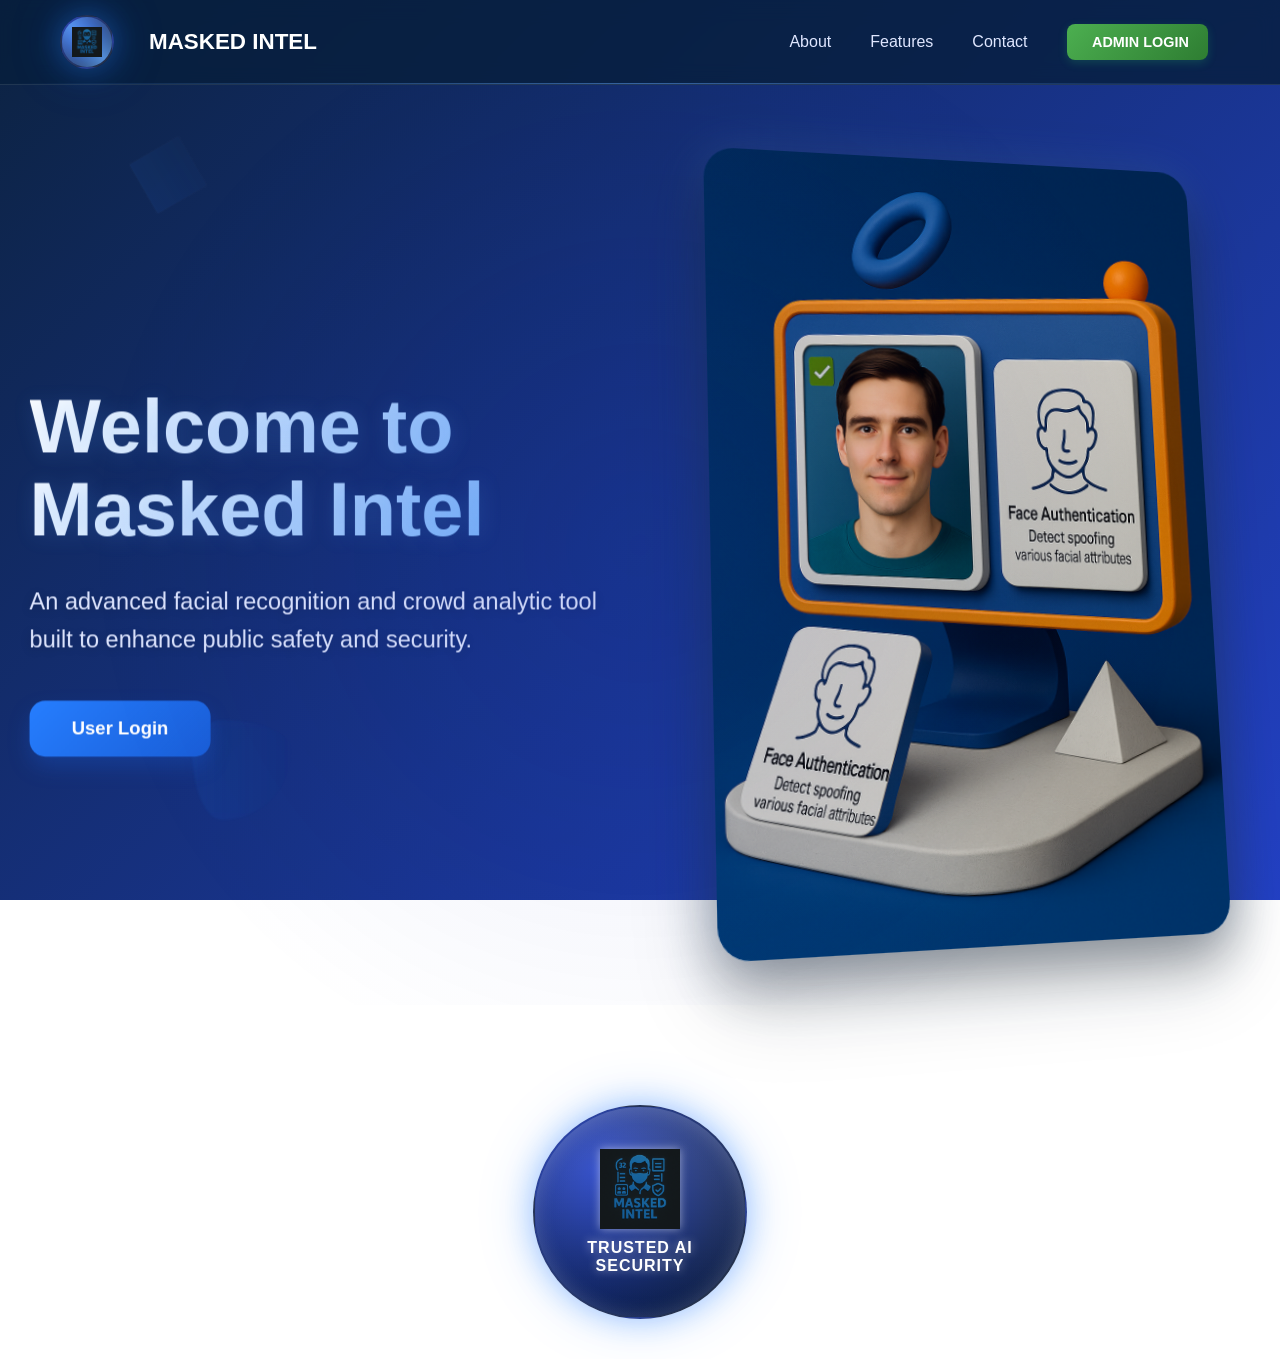
<file: index.html>
<!DOCTYPE html>
<html lang="en">
  <head>
    <meta charset="UTF-8" />
    <meta name="viewport" content="width=device-width, initial-scale=1.0" />
    <title>Masked Intel - Welcome</title>
    <link rel="stylesheet" href="styles.css" />
    <script src="script.js" defer></script>
    <!-- Add this line -->
  </head>
  <body>
    <div class="geometric-shapes">
      <div class="shape"></div>
      <div class="shape"></div>
      <div class="shape"></div>
      <div class="shape"></div>
      <div class="shape"></div>
    </div>

    <header class="navbar">
      <div class="logo">
        <div class="logo-wrapper">
          <img src="logo.png" alt="Masked Intel Logo Icon" class="logo-icon" />
        </div>
        <span>MASKED INTEL</span>
      </div>

      <nav>
        <a href="about.html">About</a>
        <a href="features.html">Features</a>
        <a href="contact.html">Contact</a>
        <a href="admin.html" class="admin-btn">
          <i class="fas fa-user-shield"></i>
          Admin Login
        </a>
      </nav>
    </header>

    <main class="hero">
      <div class="hero-text">
        <h1>Welcome to<br /><span>Masked Intel</span></h1>
        <p>
          An advanced facial recognition and crowd analytic tool built to
          enhance public safety and security.
        </p>
        <button class="login-btn" onclick="redirectToLogin()">
          User Login
        </button>
      </div>

      <div class="hero-image">
        <img src="3d-face-auth.png" alt="3D face UI" />
      </div>
    </main>

    <script>
      function redirectToLogin() {
        window.location.href = "login.html";
      }
    </script>
    <section class="brand-feature">
      <div class="brand-logo">
        <img src="logo.png" alt="Masked Intel Badge Logo" />
        <p>Trusted AI Security</p>
      </div>
    </section>
  </body>
</html>
</file>
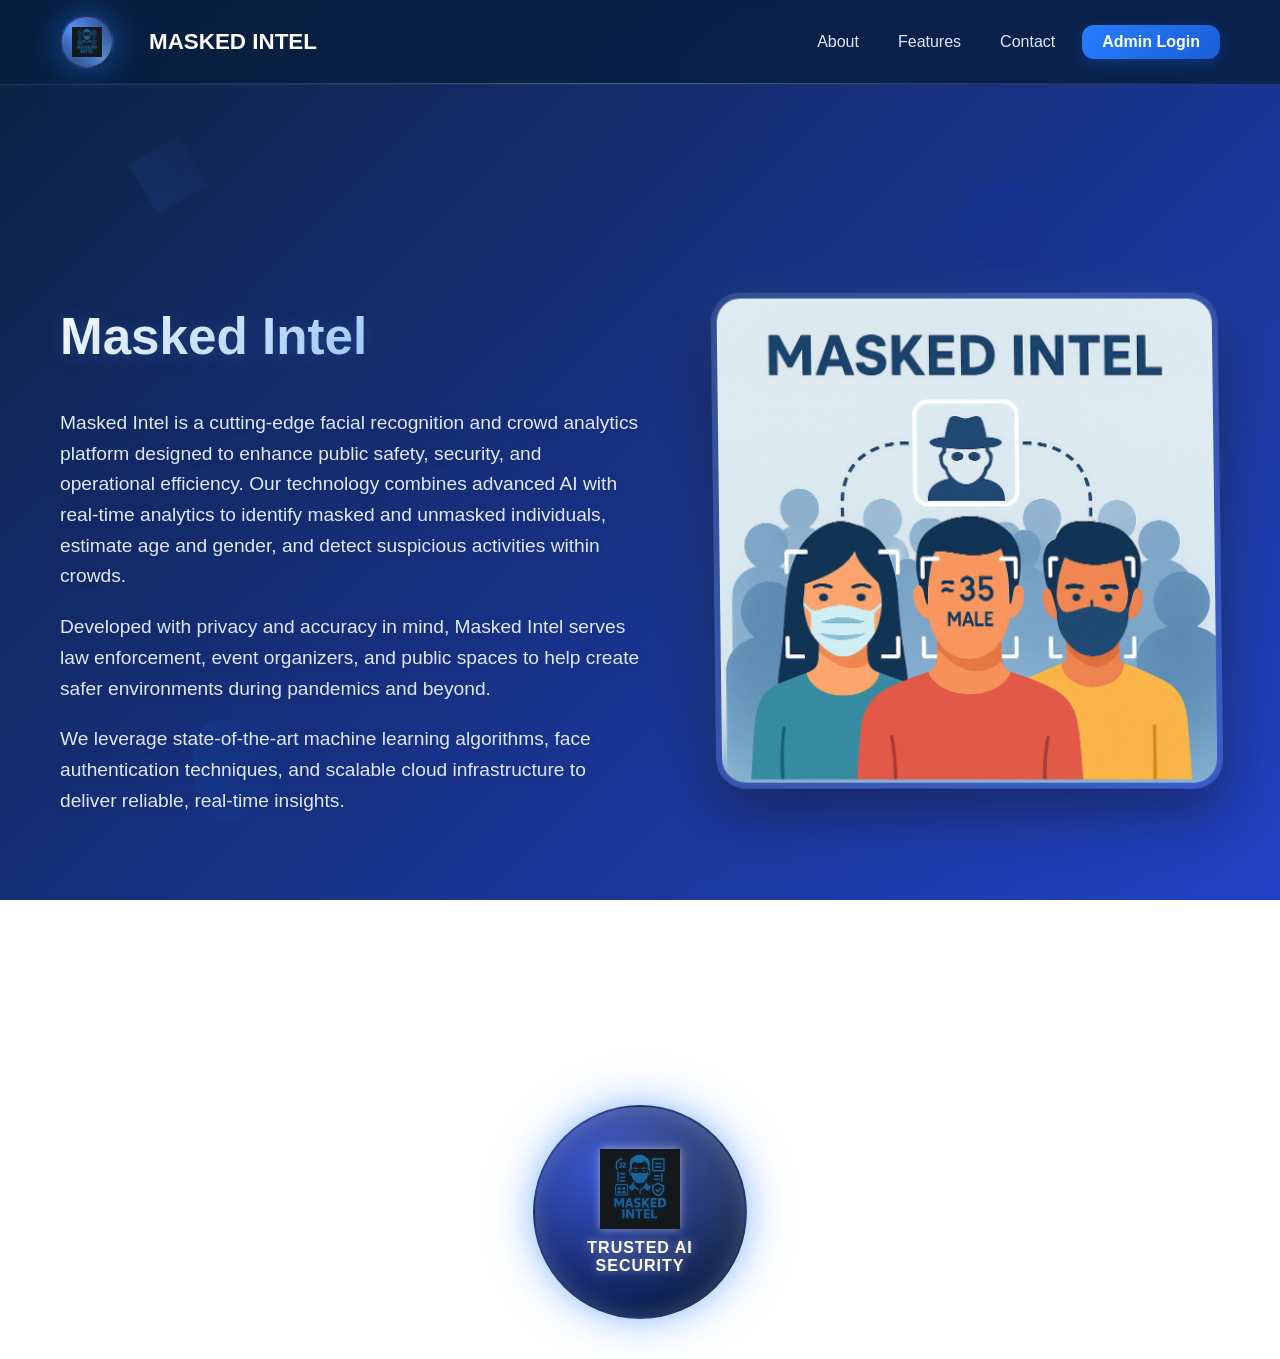
<file: about.html>
<!DOCTYPE html>
<html lang="en">
<head>
  <meta charset="UTF-8" />
  <meta name="viewport" content="width=device-width, initial-scale=1.0"/>
  <title>Masked Intel - Welcome</title>
  <link rel="stylesheet" href="styles.css" />
  <script src="script.js" defer></script> <!-- Add this line -->
</head>
<body>
  <div class="geometric-shapes">
    <div class="shape"></div>
    <div class="shape"></div>
    <div class="shape"></div>
    <div class="shape"></div>
    <div class="shape"></div>
  </div>

  <header class="navbar">
   <div class="logo">
  <div class="logo-wrapper">
    <img src="logo.png" alt="Masked Intel Logo Icon" class="logo-icon" />
  </div>
  <span>MASKED INTEL</span>
</div>


   <nav>
      <a href="about.html">About</a>
      <a href="features.html">Features</a>
      <a href="contact.html">Contact</a>
      <button class="nav-btn" onclick="redirectToLogin()">Admin Login</button>
    </nav>
  </header>
  

  <main class="about-main">
    <section class="about-section">
      <h1> Masked Intel</h1>
      <p>
        Masked Intel is a cutting-edge facial recognition and crowd analytics platform designed to enhance public safety,
        security, and operational efficiency. Our technology combines advanced AI with real-time analytics to identify masked and unmasked individuals,
        estimate age and gender, and detect suspicious activities within crowds.
      </p>
      <p>
        Developed with privacy and accuracy in mind, Masked Intel serves law enforcement, event organizers, and public spaces
        to help create safer environments during pandemics and beyond.
      </p>
      <p>
        We leverage state-of-the-art machine learning algorithms, face authentication techniques, and scalable cloud infrastructure
        to deliver reliable, real-time insights.
      </p>
    </section>

    <section class="about-image-section">
      <img src="about-image.png" alt="About Masked Intel" />
    </section>
  </main>

  <script>
    function redirectToLogin() {
      window.location.href = "login.html";
    }
  </script>




 
  <section class="brand-feature">
  <div class="brand-logo">
    <img src="logo.png" alt="Masked Intel Badge Logo" />
    <p>Trusted AI Security</p>
  </div>
</section>

  


  

</body>
</html>
</file>
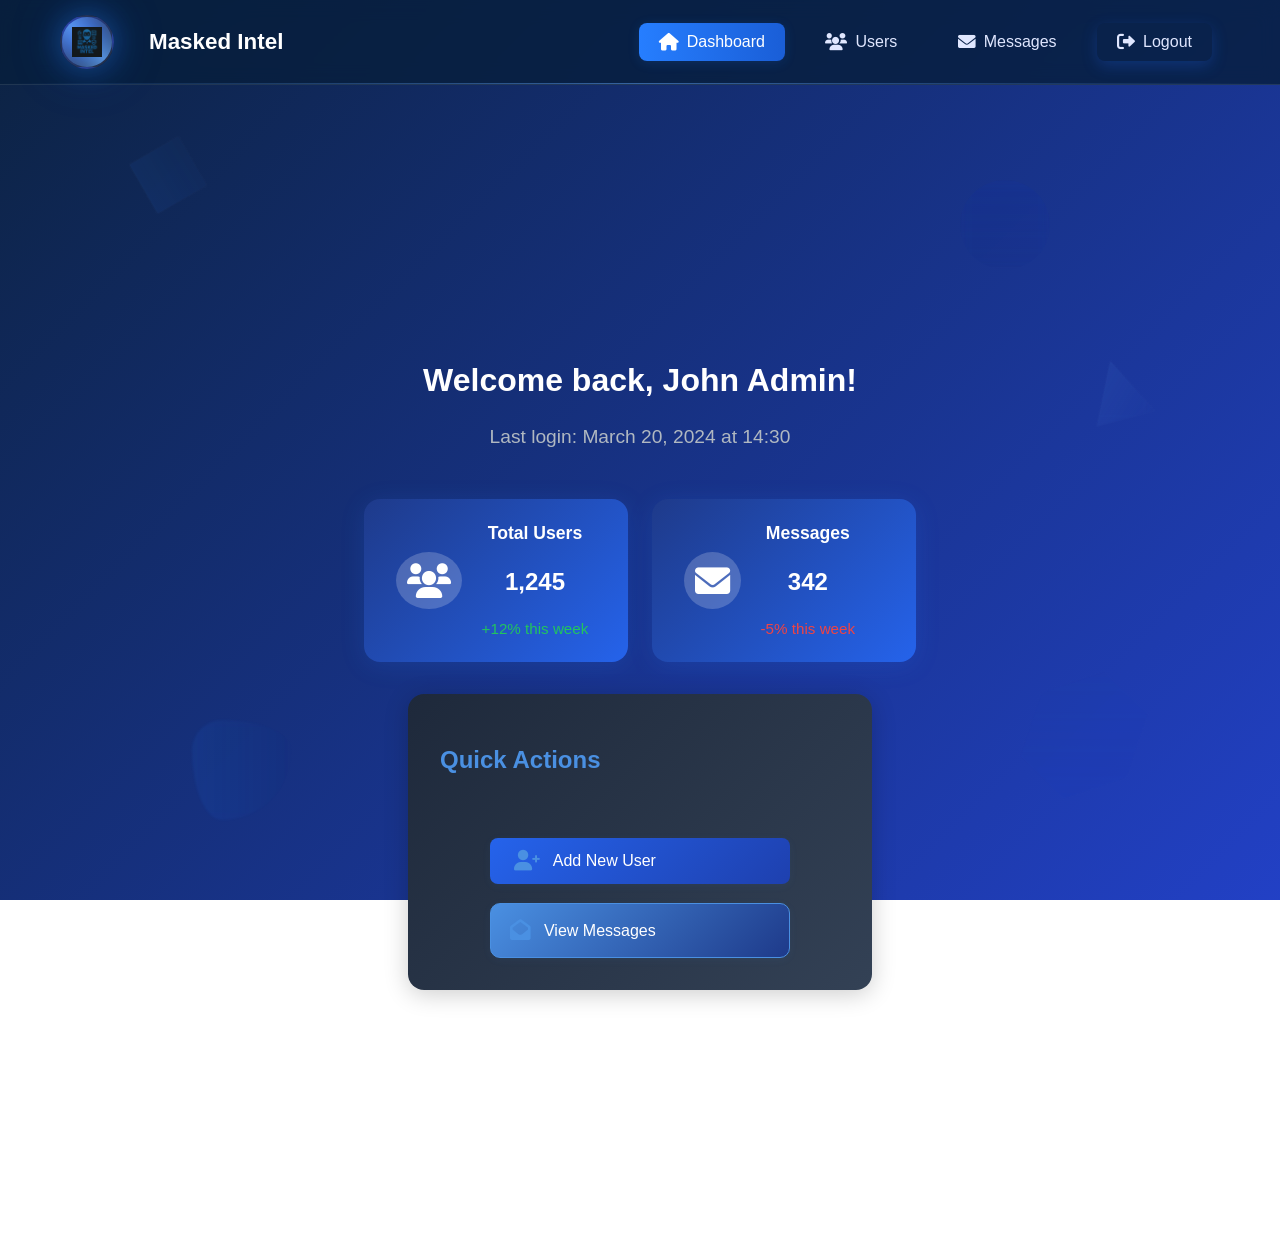
<file: admin.html>
<!DOCTYPE html>
<html lang="en">
<head>
    <meta charset="UTF-8">
    <meta name="viewport" content="width=device-width, initial-scale=1.0">
    <title>Admin Dashboard - Masked Intel</title>
    <link rel="stylesheet" href="styles.css">
    <script src="script.js" defer></script> <!-- Add this line -->
    <link rel="stylesheet" href="https://cdnjs.cloudflare.com/ajax/libs/font-awesome/6.0.0/css/all.min.css">
</head>
<body>
    <!-- Geometric Background Shapes -->
    <div class="geometric-shapes">
        <div class="shape"></div>
        <div class="shape"></div>
        <div class="shape"></div>
        <div class="shape"></div>
        <div class="shape"></div>
    </div>

    <!-- Admin Navigation -->
    <nav class="navbar">
        <div class="logo">
            <div class="logo-wrapper">
                <img src="logo.png" alt="Masked Intel Logo" class="logo-icon">
            </div>
            <span>Masked Intel</span>
        </div>
        <div class="admin-nav">
            <a href="#" class="nav-link active" onclick="showSection('dashboard')">
                <i class="fas fa-home"></i> Dashboard
            </a>
            <a href="#" class="nav-link" onclick="showSection('users')">
                <i class="fas fa-users"></i> Users
            </a>
            <a href="#" class="nav-link" onclick="showSection('messages')">
                <i class="fas fa-envelope"></i> Messages
            </a>
            <a href="index.html" class="nav-btn logout-btn">
                <i class="fas fa-sign-out-alt"></i> Logout
            </a>
        </div>
    </nav>

    <div class="admin-container">
        <!-- Dashboard Section -->
        <section id="dashboard" class="admin-section dashboard active">
            <div class="dashboard-horizontal">
                <!-- Welcome Header -->
                <div class="welcome-header">
                    <h1>Welcome back, <span class="admin-name">John Admin</span>!</h1>
                    <p class="last-login">Last login: March 20, 2024 at 14:30</p>
                </div>

                <!-- Stats Section -->
                <div class="dashboard-stats">
                    <div class="stat-card">
                        <i class="fas fa-users"></i>
                        <div class="stat-info">
                            <h3>Total Users</h3>
                            <p class="stat-number">1,245</p>
                            <span class="stat-trend positive">+12% this week</span>
                        </div>
                    </div>
                    <div class="stat-card">
                        <i class="fas fa-envelope"></i>
                        <div class="stat-info">
                            <h3>Messages</h3>
                            <p class="stat-number">342</p>
                            <span class="stat-trend negative">-5% this week</span>
                        </div>
                    </div>
                </div>

                <!-- Quick Actions Section -->
                <div class="quick-actions">
                    <h2>Quick Actions</h2>
                    <div class="action-buttons">
                        <button class="quick-action-btn add-user-btn" onclick="openAddUserModal()">
                            <i class="fas fa-user-plus"></i>
                            <span>Add New User</span>
                        </button>
                        <button class="quick-action-btn view-messages-btn" onclick="showSection('messages')">
                            <i class="fas fa-envelope-open"></i>
                            <span>View Messages</span>
                        </button>
                    </div>
                </div>
            </div>
        </section>

        <!-- Users Section -->
        <section id="users" class="admin-section user-management">
            <div class="users-header">
                <h2>Manage Users</h2>
                <button class="add-user-btn" onclick="openAddUserModal()">Add New User</button>
            </div>

            <!-- Search Bar -->
            <div class="search-bar">
                <input type="text" id="userSearch" placeholder="Search users..." oninput="filterUsers()">
            </div>

            <!-- Users Table -->
            <div class="users-table-container">
                <table class="users-table">
                    <thead>
                        <tr>
                            <th>ID</th>
                            <th>Name</th>
                            <th>Email</th>
                            <th>Role</th>
                            <th>Status</th>
                            <th>Actions</th>
                        </tr>
                    </thead>
                    <tbody id="usersTableBody">
                        <!-- User rows will be dynamically populated -->
                    </tbody>
                </table>
            </div>

            <!-- Add User Modal -->
            <div class="modal" id="addUserModal">
                <div class="modal-content">
                    <div class="modal-header">
                        <h3>Add/Edit User</h3>
                        <button class="close-modal" onclick="closeModal('addUserModal')">&times;</button>
                    </div>
                    <div class="modal-body">
                        <form id="addUserForm" onsubmit="addUser(event)">
                            <div class="form-group">
                                <label for="userName">Name</label>
                                <input type="text" id="userName" name="name" required>
                            </div>
                            <div class="form-group">
                                <label for="userEmail">Email</label>
                                <input type="email" id="userEmail" name="email" required>
                            </div>
                            <div class="form-group">
                                <label for="userRole">Role</label>
                                <select id="userRole" name="role" required>
                                    <option value="Admin">Admin</option>
                                    <option value="User">User</option>
                                </select>
                            </div>
                            <div class="form-actions">
                                <button type="submit" class="save-btn">Save</button>
                                <button type="button" class="cancel-btn" onclick="closeModal('addUserModal')">Cancel</button>
                            </div>
                        </form>
                    </div>
                </div>
            </div>
        </section>

        <!-- Messages Section -->
        <section id="messages" class="admin-section messages-section">
          <div class="messages-header">
            <h2>Messages</h2>
          </div>

          <!-- Messages Table -->
          <div class="messages-table-container">
            <table class="messages-table">
              <thead>
                <tr>
                  <th>ID</th>
                  <th>Name</th>
                  <th>Email</th>
                  <th>Phone</th>
                  <th>Inquiry Type</th>
                  <th>Message</th>
                  <th>Actions</th>
                </tr>
              </thead>
              <tbody id="messagesTableBody">
                <!-- Messages will be dynamically populated -->
              </tbody>
            </table>
          </div>
        </section>
    </div>

    <!-- Enhanced Edit User Modal -->
    <div class="modal" id="editUserModal" role="dialog" aria-labelledby="editUserModalTitle" aria-modal="true">
        <div class="modal-content">
            <div class="modal-header">
                <h3 id="editUserModalTitle"><i class="fas fa-user-edit" aria-hidden="true"></i> Edit User</h3>
                <button class="close-modal" onclick="closeModal('editUserModal')" aria-label="Close modal">
                    <i class="fas fa-times" aria-hidden="true"></i>
                </button>
            </div>
            <div class="modal-body">
                <form class="edit-user-form" onsubmit="return saveUserChanges(event)" novalidate>
                    <div class="form-grid" role="group">
                        <div class="form-section" role="group" aria-labelledby="basicInfoTitle">
                            <div id="basicInfoTitle" class="form-section-title">Basic Information</div>
                            <div class="field-group">
                                <div class="form-group">
                                    <label for="editUserName" class="required-field">
                                        <i class="fas fa-user" aria-hidden="true"></i>
                                        Full Name
                                        <span class="sr-only">(required)</span>
                                    </label>
                                    <input 
                                        type="text" 
                                        id="editUserName" 
                                        name="name" 
                                        required 
                                        aria-required="true"
                                        aria-describedby="nameError"
                                        placeholder="Enter full name"
                                    >
                                    <div id="nameError" class="validation-message" role="alert"></div>
                                </div>
                                <div class="form-group">
                                    <label for="editUserEmail" class="required-field">
                                        <i class="fas fa-envelope" aria-hidden="true"></i>
                                        Email
                                        <span class="sr-only">(required)</span>
                                    </label>
                                    <input 
                                        type="email" 
                                        id="editUserEmail" 
                                        name="email" 
                                        required 
                                        aria-required="true"
                                        aria-describedby="emailError"
                                        placeholder="Enter email address"
                                    >
                                    <div id="emailError" class="validation-message" role="alert"></div>
                                </div>
                            </div>
                        </div>

                        <div class="form-section" role="group" aria-labelledby="roleStatusTitle">
                            <div id="roleStatusTitle" class="form-section-title">Role & Status</div>
                            <div class="field-group">
                                <div class="form-group">
                                    <label for="editUserRole" class="required-field">
                                        <i class="fas fa-user-tag" aria-hidden="true"></i>
                                        Role
                                        <span class="sr-only">(required)</span>
                                    </label>
                                    <select 
                                        id="editUserRole" 
                                        name="role" 
                                        required 
                                        aria-required="true"
                                        aria-describedby="roleError"
                                    >
                                        <option value="">Select Role</option>
                                        <option value="user">Standard User</option>
                                        <option value="admin">Administrator</option>
                                        <option value="moderator">Moderator</option>
                                        <option value="analyst">Analyst</option>
                                    </select>
                                    <div id="roleError" class="validation-message" role="alert"></div>
                                </div>
                                <div class="form-group">
                                    <label for="editUserStatus" class="required-field">
                                        <i class="fas fa-toggle-on" aria-hidden="true"></i>
                                        Status
                                        <span class="sr-only">(required)</span>
                                    </label>
                                    <select 
                                        id="editUserStatus" 
                                        name="status" 
                                        required 
                                        aria-required="true"
                                        aria-describedby="statusError"
                                    >
                                        <option value="">Select Status</option>
                                        <option value="active">Active</option>
                                        <option value="inactive">Inactive</option>
                                        <option value="pending">Pending Activation</option>
                                    </select>
                                    <div id="statusError" class="validation-message" role="alert"></div>
                                </div>
                            </div>
                        </div>

                        <div class="form-section" role="group" aria-labelledby="contactTitle">
                            <div id="contactTitle" class="form-section-title">Contact Details</div>
                            <div class="field-group">
                                <div class="form-group">
                                    <label for="editUserDepartment" class="required-field">
                                        <i class="fas fa-building" aria-hidden="true"></i>
                                        Department
                                        <span class="sr-only">(required)</span>
                                    </label>
                                    <select 
                                        id="editUserDepartment" 
                                        name="department" 
                                        required 
                                        aria-required="true"
                                        aria-describedby="departmentError"
                                    >
                                        <option value="">Select Department</option>
                                        <option value="IT">IT Department</option>
                                        <option value="HR">Human Resources</option>
                                        <option value="Marketing">Marketing</option>
                                        <option value="Sales">Sales</option>
                                        <option value="Finance">Finance</option>
                                        <option value="Operations">Operations</option>
                                        <option value="Support">Support</option>
                                    </select>
                                    <div id="departmentError" class="validation-message" role="alert"></div>
                                </div>
                                <div class="form-group">
                                    <label for="editUserPhone" class="required-field">
                                        <i class="fas fa-phone" aria-hidden="true"></i>
                                        Phone Number
                                        <span class="sr-only">(required)</span>
                                    </label>
                                    <input 
                                        type="tel" 
                                        id="editUserPhone" 
                                        name="phone" 
                                        required 
                                        aria-required="true"
                                        aria-describedby="phoneError"
                                        placeholder="Enter phone number"
                                    >
                                    <div id="phoneError" class="validation-message" role="alert"></div>
                                </div>
                            </div>
                        </div>

                        <div class="form-section" role="group" aria-labelledby="additionalTitle">
                            <div id="additionalTitle" class="form-section-title">Additional Information</div>
                            <div class="form-group full-width">
                                <label for="editUserNotes">
                                    <i class="fas fa-sticky-note" aria-hidden="true"></i>
                                    Notes
                                </label>
                                <textarea 
                                    id="editUserNotes" 
                                    name="notes" 
                                    rows="3"
                                    aria-describedby="notesHint"
                                    placeholder="Enter any additional notes"
                                ></textarea>
                                <div id="notesHint" class="hint-text">Optional: Add any relevant notes about the user</div>
                            </div>
                        </div>

                        <div class="form-actions">
                            <button 
                                type="button" 
                                class="cancel-btn" 
                                onclick="closeModal('editUserModal')"
                                aria-label="Cancel editing user"
                            >
                                <i class="fas fa-times" aria-hidden="true"></i>
                                Cancel
                            </button>
                            <button 
                                type="submit" 
                                class="save-btn"
                                aria-label="Save user changes"
                            >
                                <i class="fas fa-save" aria-hidden="true"></i>
                                Save Changes
                            </button>
                        </div>
                    </div>
                </form>
            </div>
        </div>
    </div>

    <!-- Change Password Modal -->
    <div class="modal" id="changePasswordModal">
        <div class="modal-content">
            <h3>Change Password</h3>
            <form id="changePasswordForm" onsubmit="return changePassword(event)">
                <div class="form-group">
                    <label>Current Password</label>
                    <input type="password" name="currentPassword" required>
                </div>
                <div class="form-group">
                    <label>New Password</label>
                    <input type="password" name="newPassword" required>
                </div>
                <div class="form-group">
                    <label>Confirm New Password</label>
                    <input type="password" name="confirmPassword" required>
                </div>
                <div class="form-actions">
                    <button type="submit" class="save-btn">Change Password</button>
                    <button type="button" class="cancel-btn" onclick="closeModal('changePasswordModal')">Cancel</button>
                </div>
            </form>
        </div>
    </div>

    <!-- Add Custom Alert Box -->
    <div id="customAlert" class="custom-alert" style="display: none;">
        <div class="alert-content">
            <i class="fas fa-sync-alt fa-spin"></i>
            <p>Refreshing data...</p>
        </div>
    </div>

    <!-- Add JavaScript for functionality -->
    <script src="script.js"></script>

    <style>
        /* Add styles for bulk actions */
        .bulk-actions {
            padding: 1rem;
            background: rgba(255, 255, 255, 0.05);
            border-radius: 10px;
            margin-top: 1rem;
        }

        .delete-selected-btn {
            background: #dc3545;
            color: white;
            border: none;
            padding: 0.5rem 1rem;
            border-radius: 5px;
            cursor: pointer;
            display: flex;
            align-items: center;
            gap: 0.5rem;
            transition: all 0.3s ease;
        }

        .delete-selected-btn:hover {
            background: #c82333;
        }

        .user-select {
            width: 18px;
            height: 18px;
            cursor: pointer;
        }

        /* Center all content in table cells */
        .users-table td,
        .users-table th {
            text-align: center !important;
            vertical-align: middle !important;
        }

        /* Center the user cell content */
        .user-cell {
            display: flex;
            align-items: center;
            justify-content: center;
            gap: 1rem;
            text-align: center;
        }

        .user-cell-info {
            text-align: center;
        }

        .user-name,
        .user-email {
            display: block;
            text-align: center;
        }

        /* Center the table actions */
        .table-actions {
            display: flex;
            justify-content: center;
            gap: 0.5rem;
        }

        /* Center role and status badges */
        .role-badge,
        .status-badge {
            display: inline-flex;
            align-items: center;
            justify-content: center;
            gap: 0.5rem;
        }

        /* Custom Alert Styles */
        .custom-alert {
            position: fixed;
            top: 20px;
            right: 20px;
            background: rgba(0, 0, 0, 0.9);
            border-left: 4px solid #4a90e2;
            border-radius: 8px;
            padding: 1rem 1.5rem;
            color: white;
            box-shadow: 0 4px 12px rgba(0, 0, 0, 0.15);
            z-index: 1000;
            animation: slideIn 0.3s ease-out;
        }

        .alert-content {
            display: flex;
            align-items: center;
            gap: 1rem;
        }

        .alert-content i {
            font-size: 1.2rem;
            color: #4a90e2;
        }

        .alert-content p {
            margin: 0;
            font-size: 0.95rem;
        }

        @keyframes slideIn {
            from {
                transform: translateX(100%);
                opacity: 0;
            }
            to {
                transform: translateX(0);
                opacity: 1;
            }
        }

        @keyframes slideOut {
            from {
                transform: translateX(0);
                opacity: 1;
            }
            to {
                transform: translateX(100%);
                opacity: 0;
            }
        }

        .custom-alert.hide {
            animation: slideOut 0.3s ease-in forwards;
        }

        /* Add User Modal Styles */
        .modal {
            display: none;
            position: fixed;
            top: 0;
            left: 0;
            width: 100%;
            height: 100%;
            background: rgba(0, 0, 0, 0.5);
            z-index: 1000;
        }

        .modal-content {
            position: relative;
            background: #1a1a1a;
            margin: 2rem auto;
            padding: 2rem;
            width: 90%;
            max-width: 600px;
            border-radius: 15px;
            box-shadow: 0 4px 20px rgba(0, 0, 0, 0.2);
        }

        .modal-header {
            display: flex;
            justify-content: space-between;
            align-items: center;
            margin-bottom: 1.5rem;
        }

        .modal-header h3 {
            display: flex;
            align-items: center;
            gap: 0.5rem;
            margin: 0;
        }

        .close-modal {
            background: none;
            border: none;
            color: #fff;
            cursor: pointer;
            font-size: 1.2rem;
        }

        .form-grid {
            display: grid;
            gap: 1.5rem;
        }

        .form-section {
            background: rgba(255, 255, 255, 0.05);
            padding: 1.5rem;
            border-radius: 10px;
        }

        .form-section-title {
            font-size: 1.1rem;
            margin-bottom: 1rem;
            color: #4a90e2;
        }

        .field-group {
            display: grid;
            gap: 1rem;
        }

        .form-group {
            display: flex;
            flex-direction: column;
            gap: 0.5rem;
        }

        .form-group label {
            display: flex;
            align-items: center;
            gap: 0.5rem;
        }

        .form-group input,
        .form-group select {
            padding: 0.75rem;
            border: 1px solid rgba(255, 255, 255, 0.1);
            border-radius: 5px;
            background: rgba(255, 255, 255, 0.05);
            color: #fff;
        }

        .form-actions {
            display: flex;
            justify-content: flex-end;
            gap: 1rem;
            margin-top: 1.5rem;
        }

        .required-field::after {
            content: '*';
            color: #dc3545;
            margin-left: 0.25rem;
        }
    </style>
</body>
</html>
</file>
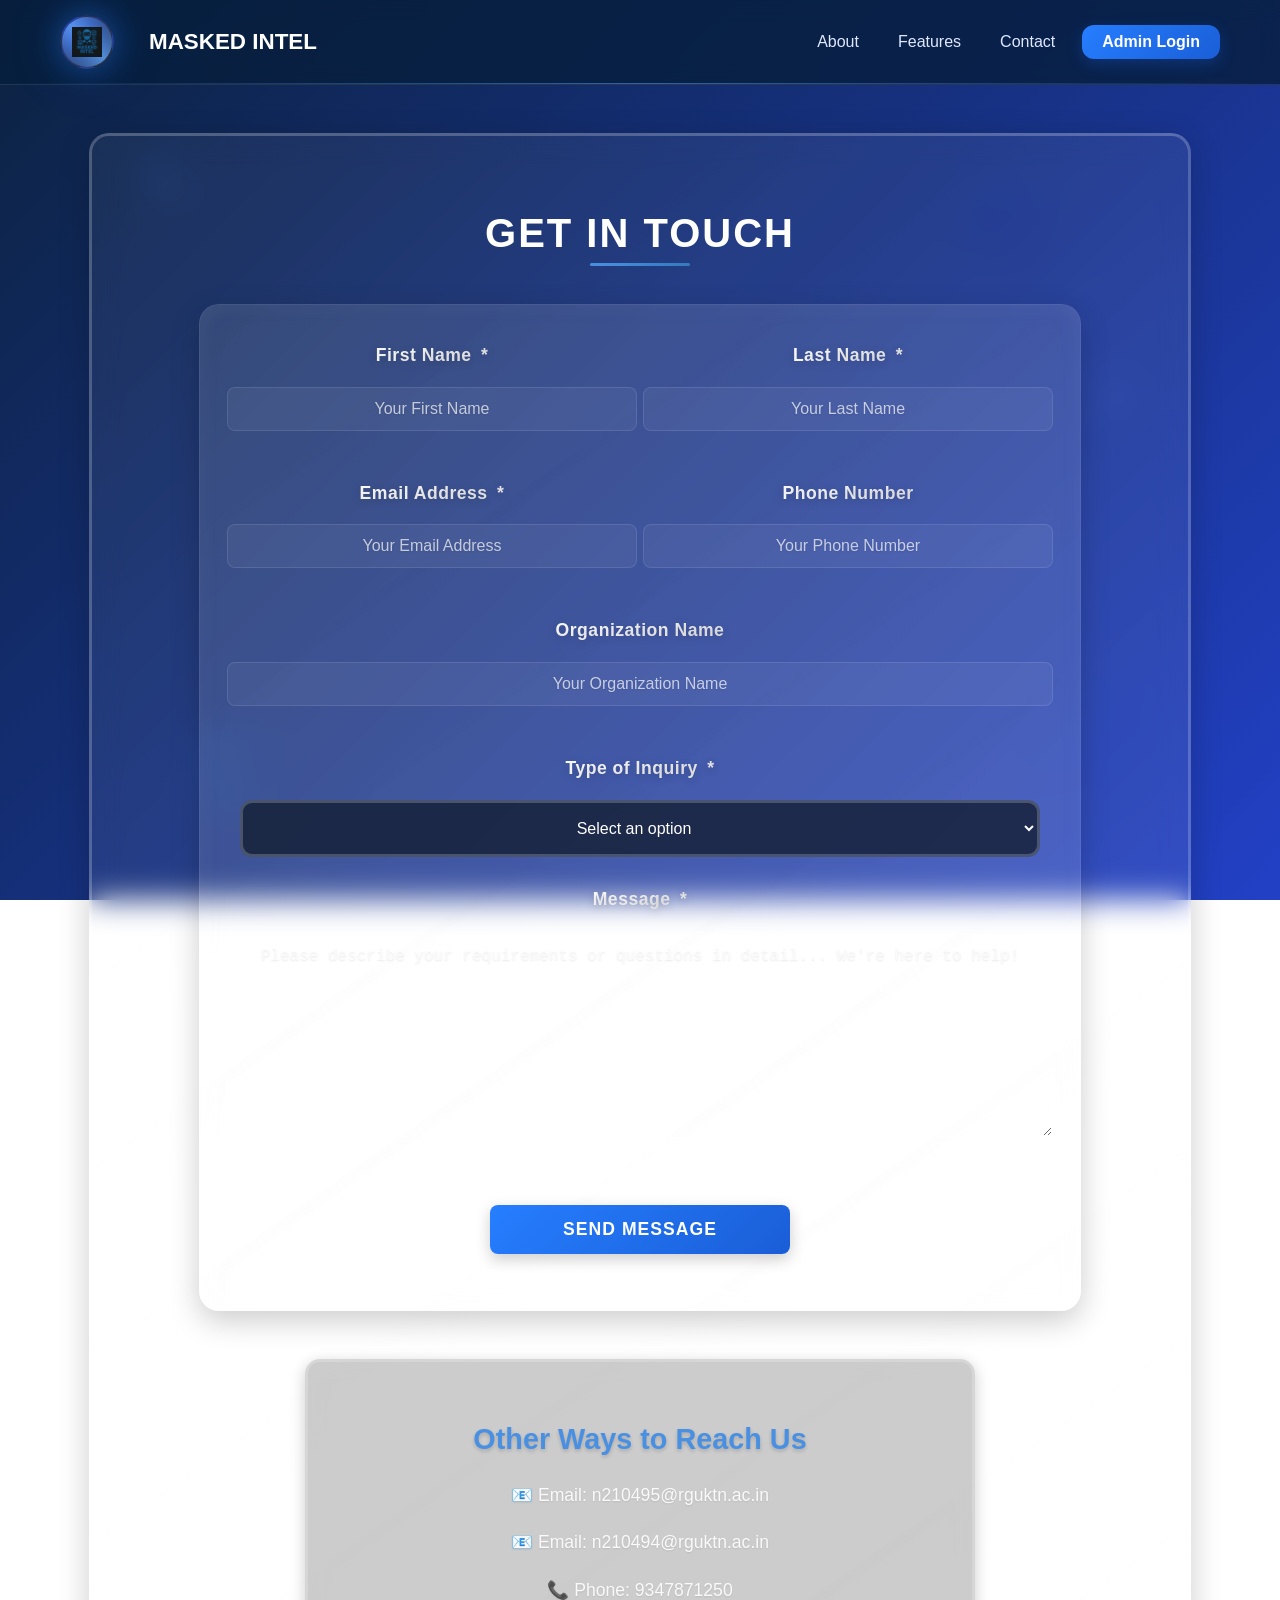
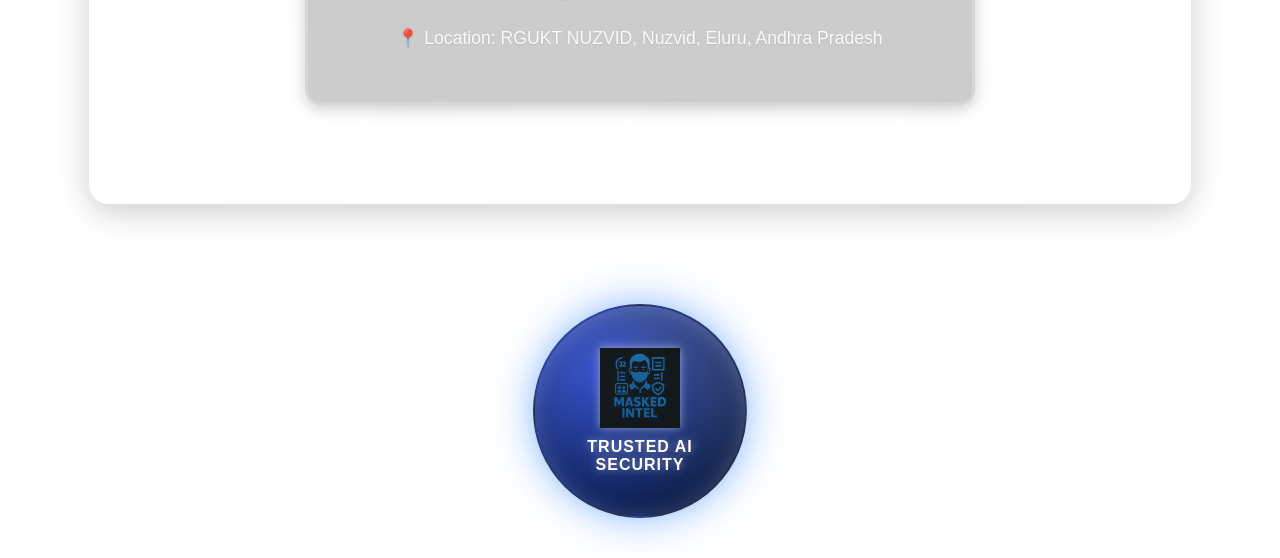
<file: contact.html>
<!DOCTYPE html>
<html lang="en">
<head>
  <meta charset="UTF-8" />
  <meta name="viewport" content="width=device-width, initial-scale=1.0"/>
  <title>Masked Intel - Contact Us</title>
  <link rel="stylesheet" href="styles.css" />
  <script src="script.js" defer></script> <!-- Add this line -->
  <style>
    .contact-container {
      max-width: 1000px;
      margin: 3rem auto;
      padding: 3rem;
      background: linear-gradient(145deg, rgba(255, 255, 255, 0.05) 0%, rgba(255, 255, 255, 0.1) 100%);
      backdrop-filter: blur(15px);
      border-radius: 20px;
      box-shadow: 0 8px 32px rgba(0, 0, 0, 0.2);
      border: 3px solid rgba(255, 255, 255, 0.2);
      text-align: center;
    }

    .page-title {
      text-align: center;
      color: #fff;
      margin-bottom: 3rem;
      font-size: 2.5rem;
      font-weight: 600;
      text-transform: uppercase;
      letter-spacing: 2px;
      position: relative;
    }

    .page-title::after {
      content: '';
      position: absolute;
      bottom: -10px;
      left: 50%;
      transform: translateX(-50%);
      width: 100px;
      height: 3px;
      background: linear-gradient(90deg, #4a90e2, #357abd);
      border-radius: 2px;
    }

    .contact-form {
      display: grid;
      gap: 2rem;
      margin-top: 2rem;
      max-width: 800px;
      margin-left: auto;
      margin-right: auto;
    }

    .form-group {
      display: flex;
      flex-direction: column;
      gap: 0.8rem;
      align-items: center;
    }

    .form-row {
      display: grid;
      grid-template-columns: 1fr 1fr;
      gap: 2rem;
      width: 100%;
    }

    label {
      color: #fff;
      font-weight: 600;
      font-size: 1.1rem;
      letter-spacing: 0.5px;
      text-shadow: 0 2px 4px rgba(0, 0, 0, 0.2);
      background: linear-gradient(90deg, #ffffff, #e6e6e6);
      -webkit-background-clip: text;
      -webkit-text-fill-color: transparent;
      margin-bottom: 0.5rem;
      text-align: center;
    }

    input, select, textarea {
      padding: 1rem 1.2rem;
      border: 3px solid rgba(255, 255, 255, 0.2);
      border-radius: 12px;
      background: rgba(20, 30, 50, 0.8); /* Add a bluish tint */
      color: #fff;
      font-size: 1rem;
      transition: all 0.3s ease;
      width: 100%;
      text-align: center;
    }

    /* Placeholder styling for different browsers */
    input::placeholder,
    textarea::placeholder,
    select::placeholder {
      color: rgba(255, 255, 255, 0.7);
      font-size: 1rem;
      opacity: 1;
      text-shadow: 0 1px 2px rgba(0, 0, 0, 0.1);
    }

    /* For Firefox */
    input::-moz-placeholder,
    textarea::-moz-placeholder {
      color: rgba(255, 255, 255, 0.7);
      opacity: 1;
    }

    /* For Edge */
    input:-ms-input-placeholder,
    textarea:-ms-input-placeholder {
      color: rgba(255, 255, 255, 0.7);
      opacity: 1;
    }

    /* For Internet Explorer */
    input::-ms-input-placeholder,
    textarea::-ms-input-placeholder {
      color: rgba(255, 255, 255, 0.7);
      opacity: 1;
    }

    select option {
      background: rgba(20, 30, 50, 1); /* Match the bluish background */
      color: #fff;
    }

    input:hover, select:hover, textarea:hover {
      border-color: rgba(74, 144, 226, 0.5); /* Add a subtle blue border on hover */
      background: rgba(20, 30, 50, 0.9); /* Slightly darken the background on hover */
    }

    input:focus, select:focus, textarea:focus {
      outline: none;
      border-color: #4a90e2; /* Bright blue border on focus */
      border-width: 3px;
      box-shadow: 0 0 0 4px rgba(74, 144, 226, 0.2); /* Add a blue glow */
      background: rgba(20, 30, 50, 1); /* Darker bluish background on focus */
    }

    textarea {
      min-height: 180px;
      resize: vertical;
      line-height: 1.6;
      text-align: center;
    }

    .submit-btn {
      background: linear-gradient(135deg, #4a90e2 0%, #357abd 100%);
      color: white;
      padding: 1.2rem 2.5rem;
      border: none;
      border-radius: 12px;
      cursor: pointer;
      font-size: 1.1rem;
      font-weight: 600;
      letter-spacing: 1px;
      text-transform: uppercase;
      transition: all 0.3s ease;
      width: 100%;
      max-width: 300px;
      margin: 1rem auto;
      display: block;
      text-align: center;
    }

    .submit-btn:hover {
      transform: translateY(-2px);
      box-shadow: 0 4px 15px rgba(74, 144, 226, 0.4);
    }

    .submit-btn:active {
      transform: translateY(0);
    }

    .contact-info {
      margin: 3rem auto; /* Center horizontally */
      padding: 2rem;
      border-top: 3px solid rgba(255, 255, 255, 0.2);
      text-align: center;
      color: #fff;
      background: rgba(0, 0, 0, 0.2);
      border-radius: 15px;
      border: 3px solid rgba(255, 255, 255, 0.2);
      max-width: 600px; /* Limit the width for better centering */
      box-shadow: 0 4px 15px rgba(0, 0, 0, 0.2); /* Add a subtle shadow */
    }

    .contact-info h3 {
      font-size: 1.8rem;
      margin-bottom: 1.5rem;
      color: #4a90e2;
      text-shadow: 0 2px 4px rgba(0, 0, 0, 0.2);
    }

    .contact-info p {
      font-size: 1.1rem;
      margin: 1rem 0;
      color: rgba(255, 255, 255, 0.9);
      text-shadow: 0 1px 2px rgba(0, 0, 0, 0.1);
    }

    .required {
      color: #ff6b6b;
      margin-left: 4px;
    }

    @media (max-width: 768px) {
      .contact-container {
        margin: 2rem;
        padding: 2rem;
      }

      .form-row {
        grid-template-columns: 1fr;
        gap: 1.5rem;
      }

      input, select, textarea {
        width: 100%;
      }
    }

    /* Add animation for form elements */
    .form-group {
      opacity: 0;
      transform: translateY(20px);
      animation: fadeInUp 0.5s forwards;
    }

    @keyframes fadeInUp {
      to {
        opacity: 1;
        transform: translateY(0);
      }
    }

    .form-group:nth-child(1) { animation-delay: 0.1s; }
    .form-group:nth-child(2) { animation-delay: 0.2s; }
    .form-group:nth-child(3) { animation-delay: 0.3s; }
    .form-group:nth-child(4) { animation-delay: 0.4s; }
    .form-group:nth-child(5) { animation-delay: 0.5s; }
    .form-group:nth-child(6) { animation-delay: 0.6s; }
  </style>
</head>
<body>
  <div class="geometric-shapes">
    <div class="shape"></div>
    <div class="shape"></div>
    <div class="shape"></div>
    <div class="shape"></div>
    <div class="shape"></div>
  </div>

  <header class="navbar">
    <div class="logo">
      <div class="logo-wrapper">
        <img src="logo.png" alt="Masked Intel Logo Icon" class="logo-icon" />
      </div>
      <span>MASKED INTEL</span>
    </div>

    <nav>
      <a href="about.html">About</a>
      <a href="features.html">Features</a>
      <a href="contact.html">Contact</a>
      <button class="nav-btn" onclick="redirectToLogin()">Admin Login</button>
    </nav>
  </header>

  <main>
    <div class="contact-container">
      <h1 class="page-title">Get in Touch</h1>
      
      <form class="contact-form" onsubmit="return handleSubmit(event)">
        <div class="form-row">
          <div class="form-group">
            <label for="firstName">First Name <span class="required">*</span></label>
            <input type="text" id="firstName" name="firstName" required placeholder="Your First Name">
          </div>
          <div class="form-group">
            <label for="lastName">Last Name <span class="required">*</span></label>
            <input type="text" id="lastName" name="lastName" required placeholder="Your Last Name">
          </div>
        </div>

        <div class="form-row">
          <div class="form-group">
            <label for="email">Email Address <span class="required">*</span></label>
            <input type="email" id="email" name="email" required placeholder="Your Email Address">
          </div>
          <div class="form-group">
            <label for="phone">Phone Number</label>
            <input type="tel" id="phone" name="phone" placeholder="Your Phone Number">
          </div>
        </div>

        <div class="form-group">
          <label for="organization">Organization Name</label>
          <input type="text" id="organization" name="organization" placeholder="Your Organization Name">
        </div>

        <div class="form-group">
          <label for="inquiry">Type of Inquiry <span class="required">*</span></label>
          <select id="inquiry" name="inquiry" required>
            <option value="">Select an option</option>
            <option value="facial_recognition">Facial Recognition Implementation</option>
            <option value="crowd_analytics">Crowd Analytics Solutions</option>
            <option value="demo">Request Demo</option>
            <option value="support">Technical Support</option>
            <option value="other">Other</option>
          </select>
        </div>

        <div class="form-group">
          <label for="message">Message <span class="required">*</span></label>
          <textarea id="message" name="message" placeholder="Please describe your requirements or questions in detail... We're here to help!" required></textarea>
        </div>

        <button type="submit" class="submit-btn">Send Message</button>
      </form>

      <div class="contact-info">
        <h3>Other Ways to Reach Us</h3>
        <p>📧 Email: n210495@rguktn.ac.in</p>
        <p>📧 Email: n210494@rguktn.ac.in</p>
        <p>📞 Phone: 9347871250</p>
        <p>📍 Location: RGUKT NUZVID, Nuzvid, Eluru, Andhra Pradesh</p>
      </div>
    </div>
  </main>

  <section class="brand-feature">
    <div class="brand-logo">
      <img src="logo.png" alt="Masked Intel Badge Logo" />
      <p>Trusted AI Security</p>
    </div>
  </section>

  <script>
    function redirectToLogin() {
      window.location.href = "login.html";
    }

    function handleSubmit(event) {
      event.preventDefault();
      // Add your form submission logic here
      alert('Thank you for your message. We will get back to you soon!');
      event.target.reset();
      return false;
    }
  </script>
</body>
</html>
</file>
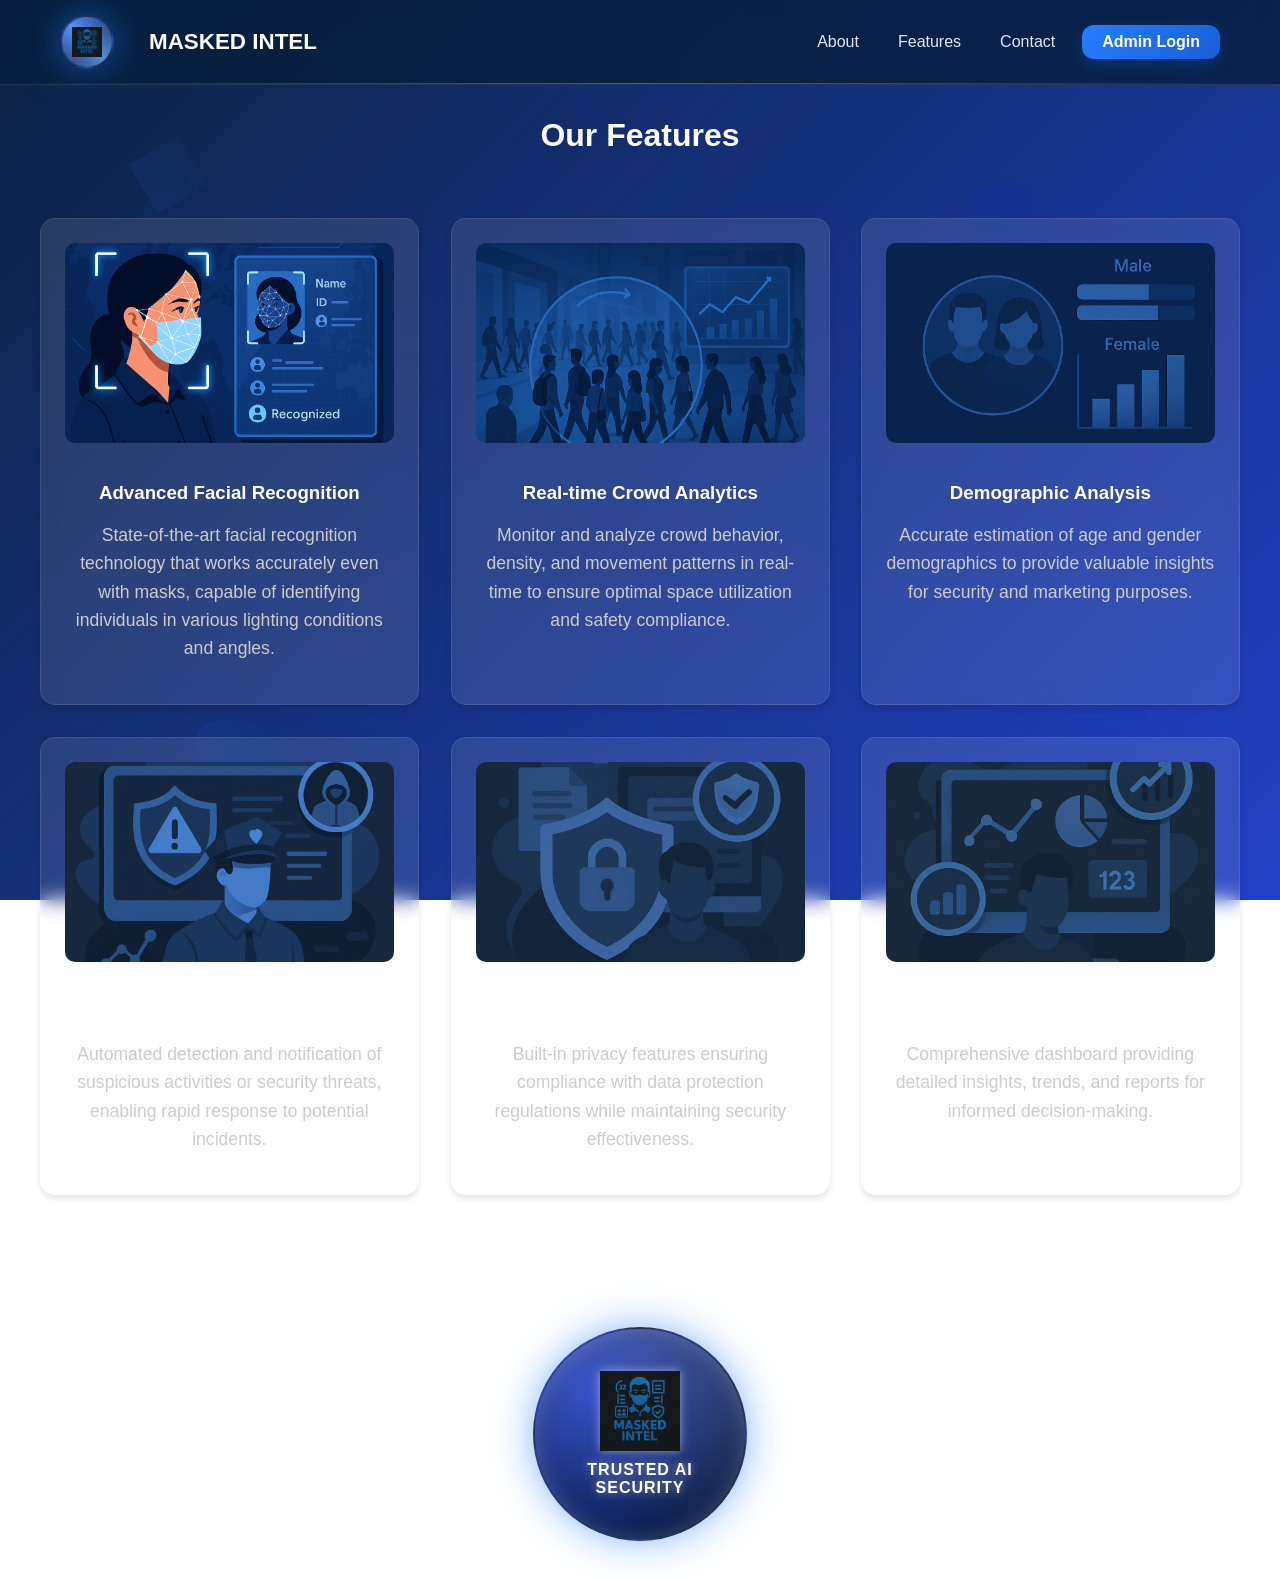
<file: features.html>
<!DOCTYPE html>
<html lang="en">
<head>
  <meta charset="UTF-8" />
  <meta name="viewport" content="width=device-width, initial-scale=1.0"/>
  <title>Masked Intel - Features</title>
  <link rel="stylesheet" href="styles.css" />
  <script src="script.js" defer></script> <!-- Add this line -->
  <style>
    .features-grid {
      display: grid;
      grid-template-columns: repeat(auto-fit, minmax(300px, 1fr));
      gap: 2rem;
      padding: 2rem;
      max-width: 1200px;
      margin: 0 auto;
    }

    .feature-card {
      background: rgba(255, 255, 255, 0.1);
      border-radius: 15px;
      padding: 1.5rem;
      backdrop-filter: blur(10px);
      box-shadow: 0 4px 6px rgba(0, 0, 0, 0.1);
      transition: transform 0.3s ease;
    }

    .feature-card:hover {
      transform: translateY(-5px);
    }

    .feature-card img {
      width: 100%;
      height: 200px;
      object-fit: cover;
      border-radius: 10px;
      margin-bottom: 1rem;
    }

    .feature-card h3 {
      color: #fff;
      margin-bottom: 1rem;
    }

    .feature-card p {
      color: #ccc;
      line-height: 1.6;
    }
  </style>
</head>
<body>
  <div class="geometric-shapes">
    <div class="shape"></div>
    <div class="shape"></div>
    <div class="shape"></div>
    <div class="shape"></div>
    <div class="shape"></div>
  </div>

  <header class="navbar">
    <div class="logo">
      <div class="logo-wrapper">
        <img src="logo.png" alt="Masked Intel Logo Icon" class="logo-icon" />
      </div>
      <span>MASKED INTEL</span>
    </div>

    <nav>
      <a href="about.html">About</a>
      <a href="features.html">Features</a>
      <a href="contact.html">Contact</a>
      <button class="nav-btn" onclick="redirectToLogin()">Admin Login</button>
    </nav>
  </header>

  <main>
    <h1 style="text-align: center; margin: 2rem 0;">Our Features</h1>
    
    <div class="features-grid">
      <div class="feature-card">
        <img src="facial-recognition.png" alt="Facial Recognition Technology" />
        <h3>Advanced Facial Recognition</h3>
        <p>State-of-the-art facial recognition technology that works accurately even with masks, capable of identifying individuals in various lighting conditions and angles.</p>
      </div>

      <div class="feature-card">
        <img src="crowd-analytics.png" alt="Crowd Analytics Dashboard" />
        <h3>Real-time Crowd Analytics</h3>
        <p>Monitor and analyze crowd behavior, density, and movement patterns in real-time to ensure optimal space utilization and safety compliance.</p>
      </div>

      <div class="feature-card">
        <img src="age-gender.png" alt="Age and Gender Detection" />
        <h3>Demographic Analysis</h3>
        <p>Accurate estimation of age and gender demographics to provide valuable insights for security and marketing purposes.</p>
      </div>

      <div class="feature-card">
        <img src="security-alerts.png" alt="Security Alert System" />
        <h3>Intelligent Alert System</h3>
        <p>Automated detection and notification of suspicious activities or security threats, enabling rapid response to potential incidents.</p>
      </div>

      <div class="feature-card">
        <img src="privacy.png" alt="Privacy Protection" />
        <h3>Privacy Protection</h3>
        <p>Built-in privacy features ensuring compliance with data protection regulations while maintaining security effectiveness.</p>
      </div>

      <div class="feature-card">
        <img src="analytics-dashboard.png" alt="Analytics Dashboard" />
        <h3>Advanced Analytics Dashboard</h3>
        <p>Comprehensive dashboard providing detailed insights, trends, and reports for informed decision-making.</p>
      </div>
    </div>
  </main>

  <section class="brand-feature">
    <div class="brand-logo">
      <img src="logo.png" alt="Masked Intel Badge Logo" />
      <p>Trusted AI Security</p>
    </div>
  </section>

  <script>
    function redirectToLogin() {
      window.location.href = "login.html";
    }
  </script>
</body>
</html>
</file>
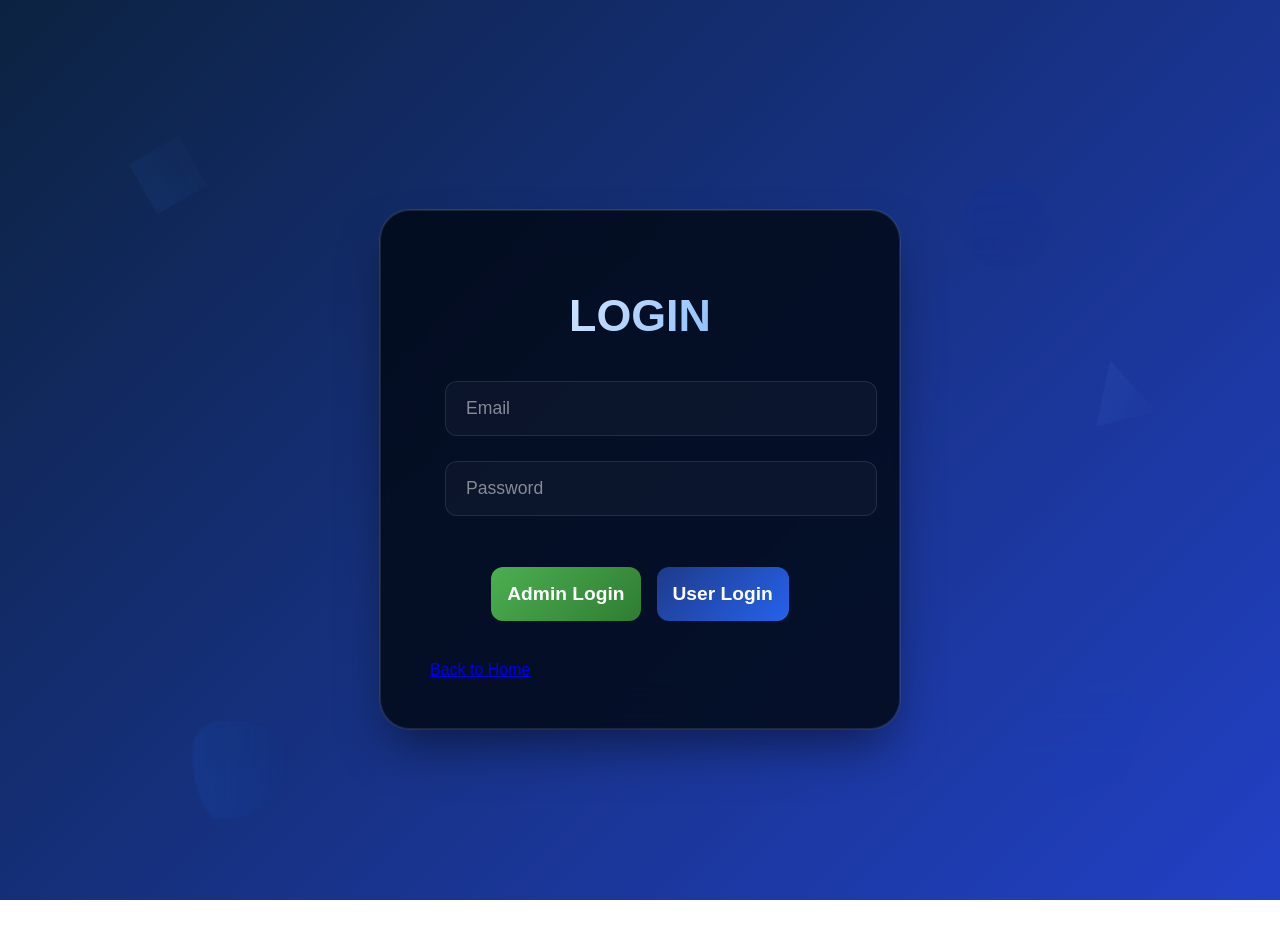
<file: login.html>
<!DOCTYPE html>
<html lang="en">
  <head>
    <meta charset="UTF-8" />
    <meta name="viewport" content="width=device-width, initial-scale=1" />
    <title>Login - Masked Intel</title>
    <link rel="stylesheet" href="styles.css" />
    <script src="script.js" defer></script>
    <!-- Add this line -->
  </head>
  <body>
    <div class="geometric-shapes">
      <div class="shape"></div>
      <div class="shape"></div>
      <div class="shape"></div>
      <div class="shape"></div>
      <div class="shape"></div>
    </div>

    <div class="login-wrapper">
      <div class="login-container">
        <div class="login-header">
          <h1>LOGIN</h1>
          <!-- Removed the logo -->
        </div>

        <form
          onsubmit="login(event)"
          class="login-form"
          action="connect.php"
          method="post"
        >
          <div class="input-group">
            <input type="email" id="email" placeholder="Email" required />
          </div>
          <div class="input-group">
            <input
              type="password"
              id="password"
              placeholder="Password"
              required
            />
          </div>
          <div class="login-buttons">
            <button
              type="button"
              class="login-submit-btn admin-login"
              onclick="loginAsAdmin()"
            >
              <span>Admin Login</span>
            </button>
            <button
              type="button"
              class="login-submit-btn user-login"
              onclick="loginAsUser()"
            >
              <span>User Login</span>
            </button>
          </div>
        </form>

        <div class="login-footer">
          <a href="index.html" class="back-to-home">Back to Home</a>
        </div>
      </div>
    </div>

    <script>
      // Set animation delays for input groups
      document.addEventListener("DOMContentLoaded", function () {
        const inputs = document.querySelectorAll(".input-group");
        inputs.forEach((input, index) => {
          input.style.setProperty("--input-index", index);
        });
      });
    </script>
  </body>
</html>
</file>
<file: styles.css>
/* === Base Reset === */
html, body {
  height: 100%;
  margin: 0;
  padding: 0;
}

body {
  font-family: 'Segoe UI', sans-serif;
  background: linear-gradient(135deg, rgba(7, 30, 61, 0.98) 0%, rgba(22, 54, 194, 0.95) 100%);
  color: white;
  overflow-x: hidden;
  position: relative;
  min-height: 100vh;
  background-attachment: fixed;
}

/* 3D Background Objects */
.geometric-shapes {
  position: fixed;
  top: 0;
  left: 0;
  width: 100%;
  height: 100%;
  overflow: hidden;
  z-index: 0;
  pointer-events: none;
}

.shape {
  position: absolute;
  opacity: 0.1;
  animation: float 20s infinite linear;
  filter: blur(1px);
  backdrop-filter: blur(5px);
}

.shape:nth-child(1) {
  top: 15%;
  left: 10%;
  width: 80px;
  height: 80px;
  background: linear-gradient(45deg, #267eff, transparent);
  clip-path: polygon(50% 0%, 100% 50%, 50% 100%, 0% 50%);
  animation-delay: -2s;
  transform: rotate(15deg);
}

.shape:nth-child(2) {
  top: 75%;
  left: 80%;
  width: 120px;
  height: 120px;
  background: linear-gradient(-45deg, #1636c2, transparent);
  clip-path: polygon(25% 0%, 75% 0%, 100% 50%, 75% 100%, 25% 100%, 0% 50%);
  animation-delay: -5s;
  transform: rotate(45deg);
}

.shape:nth-child(3) {
  top: 40%;
  left: 85%;
  width: 60px;
  height: 60px;
  background: linear-gradient(135deg, #60a5fa, transparent);
  clip-path: polygon(50% 0%, 100% 100%, 0% 100%);
  animation-delay: -8s;
  transform: rotate(-15deg);
}

.shape:nth-child(4) {
  top: 80%;
  left: 15%;
  width: 100px;
  height: 100px;
  background: linear-gradient(90deg, #267eff, transparent);
  border-radius: 30% 70% 70% 30% / 30% 30% 70% 70%;
  animation-delay: -12s;
}

.shape:nth-child(5) {
  top: 20%;
  left: 75%;
  width: 90px;
  height: 90px;
  background: linear-gradient(180deg, #1636c2, transparent);
  clip-path: circle(50% at 50% 50%);
  animation-delay: -15s;
}

@keyframes float {
  0% {
    transform: translate(0, 0) rotate(0deg) scale(1);
  }
  25% {
    transform: translate(10px, 10px) rotate(90deg) scale(1.1);
  }
  50% {
    transform: translate(0, 20px) rotate(180deg) scale(1);
  }
  75% {
    transform: translate(-10px, 10px) rotate(270deg) scale(0.9);
  }
  100% {
    transform: translate(0, 0) rotate(360deg) scale(1);
  }
}

/* === Enhanced Navigation === */
/* Navbar */
.navbar {
  display: flex;
  justify-content: space-between;
  align-items: center;
  padding: 15px 60px;
  background: rgba(7, 30, 61, 0.8); /* Slightly opaque background */
  backdrop-filter: blur(10px); /* Add blur effect */
  border-bottom: 1px solid rgba(255, 255, 255, 0.1);
  position: relative;
  z-index: 100;
}

.navbar::before {
  content: '';
  position: absolute;
  bottom: 0;
  left: 0;
  width: 100%;
  height: 1px;
  background: linear-gradient(
    to right,
    transparent,
    rgba(96, 165, 250, 0.5),
    transparent
  );
}

.logo {
  display: flex;
  align-items: center;
  gap: 35px;
  font-size: 1.4rem;
  font-weight: bold;
  color: white;
}

.logo-wrapper {
  background: radial-gradient(circle at 30% 30%, #1636c2 0%, #0a1a3a 80%);
  padding: 10px;
  border-radius: 50%;
  box-shadow:
    0 0 30px rgba(38, 126, 255, 0.4),
    0 0 60px rgba(38, 126, 255, 0.2),
    inset 0 0 20px rgba(255, 255, 255, 0.2);
  display: flex;
  align-items: center;
  justify-content: center;
  transition: all 0.5s ease;
  position: relative;
  overflow: hidden;
  border: 2px solid rgba(255, 255, 255, 0.1);
}

.logo-wrapper::before {
  content: '';
  position: absolute;
  inset: -2px;
  border-radius: 50%;
  background: linear-gradient(45deg, transparent, rgba(96, 165, 250, 0.8), transparent);
  animation: borderRotate 3s linear infinite;
  filter: blur(1px);
}

.logo-wrapper::after {
  content: '';
  position: absolute;
  inset: 0;
  border-radius: 50%;
  background: radial-gradient(circle, #1636c2 0%, #0a1a3a 80%);
  z-index: -1;
  transform: translateZ(-1px);
}

.logo-wrapper:hover {
  transform: scale(1.1);
  box-shadow:
    0 0 50px rgba(38, 126, 255, 0.7),
    0 0 100px rgba(38, 126, 255, 0.4),
    inset 0 0 40px rgba(255, 255, 255, 0.4);
}

.logo-wrapper:hover .logo-icon {
  transform: rotateY(180deg) translateZ(10px);
}

.logo-icon {
  width: 30px;
  height: 30px;
  transition: transform 0.8s ease;
  transform-style: preserve-3d;
  animation: logoSpin 8s ease-in-out infinite;
}

@keyframes logoSpin {
  0% {
    transform: perspective(1000px) rotateY(0deg) translateZ(0);
  }
  50% {
    transform: perspective(1000px) rotateY(180deg) translateZ(20px);
  }
  100% {
    transform: perspective(1000px) rotateY(360deg) translateZ(0);
  }
}

@keyframes borderRotate {
  0% {
    transform: rotate(0deg);
  }
  100% {
    transform: rotate(360deg);
  }
}

@keyframes logoFloat {
  0%, 100% {
    transform: translateY(0) rotateX(0deg);
  }
  25% {
    transform: translateY(-8px) rotateX(5deg);
  }
  50% {
    transform: translateY(0) rotateX(0deg);
  }
  75% {
    transform: translateY(8px) rotateX(-5deg);
  }
}

@keyframes glowPulse {
  0%, 100% {
    box-shadow: 
      0 0 15px rgba(38, 126, 255, 0.3),
      0 0 30px rgba(38, 126, 255, 0);
  }
  50% {
    box-shadow: 
      0 0 25px rgba(38, 126, 255, 0.6),
      0 0 50px rgba(38, 126, 255, 0.3);
  }
}

nav {
  display: flex;
  align-items: center;
  gap: 15px;
}

nav a {
  margin: 0 12px;
  text-decoration: none;
  color: #e0e7ff;
  font-weight: 500;
  font-size: 1rem;
  position: relative;
  transition: color 0.3s ease;
}

nav a::after {
  content: '';
  position: absolute;
  bottom: -5px;
  left: 0;
  width: 0;
  height: 2px;
  background: #60a5fa;
  transition: width 0.3s ease;
}

nav a:hover {
  color: #ffffff;
}

nav a:hover::after {
  width: 100%;
}

.nav-btn {
  padding: 8px 20px;
  font-size: 1rem;
  background: linear-gradient(135deg, #267eff 0%, #1a5ed7 100%);
  border: none;
  color: white;
  font-weight: bold;
  border-radius: 12px;
  cursor: pointer;
  transition: all 0.3s ease;
  box-shadow: 0 5px 15px rgba(26, 94, 215, 0.3);
  position: relative;
  overflow: hidden;
}

.nav-btn::before {
  content: '';
  position: absolute;
  top: 0;
  left: -100%;
  width: 100%;
  height: 100%;
  background: linear-gradient(
    120deg,
    transparent,
    rgba(255, 255, 255, 0.3),
    transparent
  );
  transition: 0.5s;
}

.nav-btn:hover {
  transform: translateY(-2px);
  box-shadow: 0 8px 20px rgba(26, 94, 215, 0.4);
  background: linear-gradient(135deg, #1a5ed7 0%, #1347a3 100%);
}

.nav-btn:hover::before {
  left: 100%;
}

/* === Hero Section === */
.hero {
  display: flex;
  justify-content: space-between;
  align-items: center;
  padding: 60px;
  min-height: calc(100vh - 100px);
  position: relative;
  perspective: 1000px;
  z-index: 2;
}

.hero::after {
  content: '';
  position: absolute;
  top: 0;
  left: 0;
  width: 100%;
  height: 100%;
  background: radial-gradient(circle at 50% 50%, rgba(22, 54, 194, 0.1) 0%, transparent 70%);
  pointer-events: none;
}

.hero-text {
  flex: 1;
  min-width: 300px;
  padding-right: 60px;
  transform: translateZ(50px);
  animation: fadeInSlide 1s ease-out;
}

.hero-text h1 {
  font-size: 4.5rem;
  line-height: 1.1;
  margin-bottom: 30px;
  background: linear-gradient(120deg, #ffffff, #60a5fa);
  -webkit-background-clip: text;
  -webkit-text-fill-color: transparent;
  text-shadow: 2px 2px 20px rgba(96, 165, 250, 0.2);
}

.hero-text h1 span {
  color: white;
}

.hero-text p {
  font-size: 1.4rem;
  color: #e0e7ff;
  margin-bottom: 40px;
  line-height: 1.6;
  text-shadow: 0 2px 10px rgba(0, 0, 0, 0.2);
  animation: fadeIn 1s ease-out 0.5s both;
}

.login-btn {
  padding: 16px 40px;
  background: linear-gradient(135deg, #267eff 0%, #1a5ed7 100%);
  border: none;
  border-radius: 15px;
  font-size: 1.1rem;
  font-weight: bold;
  color: white;
  cursor: pointer;
  transition: all 0.4s ease;
  position: relative;
  overflow: hidden;
  box-shadow: 0 10px 20px rgba(26, 94, 215, 0.3);
}

.login-btn::before {
  content: '';
  position: absolute;
  top: 0;
  left: -100%;
  width: 100%;
  height: 100%;
  background: linear-gradient(
    120deg,
    transparent,
    rgba(255, 255, 255, 0.3),
    transparent
  );
  transition: 0.6s;
}

.login-btn:hover {
  transform: translateY(-3px);
  box-shadow: 0 15px 30px rgba(26, 94, 215, 0.4);
  background: linear-gradient(135deg, #1a5ed7 0%, #1347a3 100%);
}

.login-btn:hover::before {
  left: 100%;
}

/* === Hero Image === */
.hero-image {
  flex: 1;
  display: flex;
  justify-content: center;
  align-items: center;
  min-width: 300px;
  transform-style: preserve-3d;
  animation: floatImage 6s ease-in-out infinite;
}

.hero-image img {
  width: 100%;
  max-width: 500px;
  border-radius: 30px;
  box-shadow:
    0 20px 50px rgba(0, 0, 0, 0.3),
    0 30px 80px rgba(0, 0, 0, 0.2);
  transform: 
    rotateY(8deg) 
    rotateX(5deg) 
    translateZ(50px);
  transition: transform 0.6s ease, box-shadow 0.6s ease;
  filter: drop-shadow(0 0 20px rgba(96, 165, 250, 0.2));
}

.hero-image img:hover {
  transform: 
    rotateY(-2deg) 
    rotateX(-2deg) 
    translateZ(70px) 
    scale(1.05);
  box-shadow:
    0 30px 60px rgba(0, 0, 0, 0.4),
    0 40px 100px rgba(0, 0, 0, 0.3);
}

.brand-feature {
  margin-top: 60px;
  display: flex;
  justify-content: center;
  align-items: center;
  padding: 40px 0;
}

.brand-logo {
  background: radial-gradient(circle at 30% 30%, #1636c2 0%, #0a1a3a 80%);
  padding: 35px;
  text-align: center;
  border-radius: 50%;
  box-shadow: 
    0 0 30px rgba(38, 126, 255, 0.4),
    0 0 60px rgba(38, 126, 255, 0.2),
    inset 0 0 20px rgba(255, 255, 255, 0.2);
  animation: verticalFloat 4s ease-in-out infinite;
  transition: all 0.5s ease;
  width: 140px;
  height: 140px;
  display: flex;
  flex-direction: column;
  align-items: center;
  justify-content: center;
  position: relative;
  overflow: hidden;
  backdrop-filter: blur(5px);
  border: 2px solid rgba(255, 255, 255, 0.1);
}

.brand-logo::after {
  content: '';
  position: absolute;
  inset: 0;
  background: radial-gradient(circle at center, transparent 50%, rgba(22, 54, 194, 0.2));
  pointer-events: none;
}

.brand-logo::before {
  content: '';
  position: absolute;
  top: -100%;
  left: 0;
  width: 100%;
  height: 200%;
  background: linear-gradient(
    to bottom,
    transparent,
    rgba(255, 255, 255, 0.2),
    transparent
  );
  animation: verticalShine 3s linear infinite;
}

.brand-logo:hover {
  transform: scale(1.1);
  box-shadow: 
    0 0 50px rgba(38, 126, 255, 0.7),
    0 0 100px rgba(38, 126, 255, 0.4),
    inset 0 0 40px rgba(255, 255, 255, 0.4);
}

.brand-logo img {
  width: 80px;
  margin-bottom: 10px;
  filter: drop-shadow(0 0 5px rgba(255, 255, 255, 0.5));
}

.brand-logo p {
  font-size: 1rem;
  color: #ffffff;
  margin: 0;
  font-weight: bold;
  text-transform: uppercase;
  letter-spacing: 1px;
  text-shadow: 0 0 10px rgba(255, 255, 255, 0.5);
}

@keyframes verticalFloat {
  0% {
    transform: translateY(0);
    box-shadow: 
      0 0 30px rgba(38, 126, 255, 0.4),
      0 0 60px rgba(38, 126, 255, 0.2),
      inset 0 0 20px rgba(255, 255, 255, 0.2);
  }
  50% {
    transform: translateY(-20px);
    box-shadow: 
      0 0 40px rgba(38, 126, 255, 0.6),
      0 0 80px rgba(38, 126, 255, 0.3),
      inset 0 0 30px rgba(255, 255, 255, 0.3);
  }
  100% {
    transform: translateY(0);
    box-shadow: 
      0 0 30px rgba(38, 126, 255, 0.4),
      0 0 60px rgba(38, 126, 255, 0.2),
      inset 0 0 20px rgba(255, 255, 255, 0.2);
  }
}

@keyframes verticalShine {
  0% {
    transform: translateY(-100%);
    opacity: 0;
  }
  25% {
    opacity: 1;
  }
  75% {
    opacity: 1;
  }
  100% {
    transform: translateY(100%);
    opacity: 0;
  }
}

.about-main {
  display: flex;
  align-items: center;
  justify-content: space-between;
  padding: 60px;
  min-height: calc(100vh - 100px);
  position: relative;
  z-index: 2;
  gap: 60px;
}

.about-section {
  max-width: 50%;
  font-size: 1.2rem;
  line-height: 1.6;
  animation: fadeInSlide 1s ease-out;
}

.about-section h1 {
  font-size: 3.2rem;
  margin-bottom: 30px;
  background: linear-gradient(120deg, #ffffff, #60a5fa);
  -webkit-background-clip: text;
  -webkit-text-fill-color: transparent;
  text-shadow: 2px 2px 20px rgba(96, 165, 250, 0.2);
}

.about-section p {
  color: #e0e7ff;
  margin-bottom: 20px;
  text-shadow: 0 2px 10px rgba(0, 0, 0, 0.2);
}

.about-image-section {
  flex: 1;
  display: flex;
  justify-content: center;
  align-items: center;
  animation: floatImage 6s ease-in-out infinite;
}

.about-image-section img {
  width: 100%;
  max-width: 500px;
  border-radius: 30px;
  border: 6px solid rgba(255, 255, 255, 0.1);
  box-shadow:
    0 20px 50px rgba(0, 0, 0, 0.3),
    0 30px 80px rgba(0, 0, 0, 0.2);
  transform: 
    rotateY(8deg) 
    rotateX(5deg) 
    translateZ(50px);
  transition: transform 0.6s ease, box-shadow 0.6s ease;
  filter: drop-shadow(0 0 20px rgba(96, 165, 250, 0.2));
}

.about-image-section img:hover {
  transform: 
    rotateY(-2deg) 
    rotateX(-2deg) 
    translateZ(70px) 
    scale(1.05);
  box-shadow:
    0 30px 60px rgba(0, 0, 0, 0.4),
    0 40px 100px rgba(0, 0, 0, 0.3);
}

/* === Enhanced Features Page === */
.features-main {
  padding: 60px;
  min-height: calc(100vh - 100px);
  position: relative;
  z-index: 2;
}

.features-main h1 {
  font-size: 3.2rem;
  margin-bottom: 60px;
  background: linear-gradient(120deg, #ffffff, #60a5fa);
  -webkit-background-clip: text;
  -webkit-text-fill-color: transparent;
  text-align: center;
  text-shadow: 2px 2px 20px rgba(96, 165, 250, 0.2);
  animation: slideAndGlow 2s ease-out forwards;
}

@keyframes slideAndGlow {
  0% {
    opacity: 0;
    transform: translateY(-50px);
    text-shadow: 0 0 0 rgba(96, 165, 250, 0);
  }
  50% {
    opacity: 0.5;
    transform: translateY(0);
    text-shadow: 0 0 30px rgba(96, 165, 250, 0.5);
  }
  100% {
    opacity: 1;
    transform: translateY(0);
    text-shadow: 2px 2px 20px rgba(96, 165, 250, 0.2);
  }
}

.features-list {
  display: grid;
  grid-template-columns: repeat(auto-fit, minmax(300px, 1fr));
  gap: 40px;
  padding: 20px;
}

.feature-card {
  background: rgba(255, 255, 255, 0.05);
  backdrop-filter: blur(10px);
  padding: 30px;
  border-radius: 20px;
  box-shadow: 
    0 10px 30px rgba(0, 0, 0, 0.2),
    inset 0 0 20px rgba(255, 255, 255, 0.1);
  text-align: center;
  transition: all 0.4s ease;
  border: 1px solid rgba(255, 255, 255, 0.1);
  opacity: 0;
  animation: fadeInScale 0.6s ease-out forwards;
  animation-delay: calc(var(--card-index, 0) * 0.2s);
}

@keyframes fadeInScale {
  0% {
    opacity: 0;
    transform: scale(0.8) translateY(30px);
  }
  100% {
    opacity: 1;
    transform: scale(1) translateY(0);
  }
}

.feature-card:hover {
  transform: translateY(-10px) scale(1.02);
  box-shadow: 
    0 20px 40px rgba(0, 0, 0, 0.3),
    inset 0 0 30px rgba(255, 255, 255, 0.2);
  border-color: rgba(255, 255, 255, 0.2);
}

.feature-card h2 {
  font-size: 1.8rem;
  margin-bottom: 15px;
  color: #60a5fa;
  text-shadow: 0 2px 10px rgba(96, 165, 250, 0.2);
  animation: textReveal 0.8s ease-out forwards;
  animation-delay: calc(var(--card-index, 0) * 0.2s + 0.3s);
  opacity: 0;
}

@keyframes textReveal {
  0% {
    opacity: 0;
    transform: translateX(-20px);
    letter-spacing: 8px;
  }
  60% {
    letter-spacing: 2px;
  }
  100% {
    opacity: 1;
    transform: translateX(0);
    letter-spacing: normal;
  }
}

.feature-card p {
  font-size: 1.1rem;
  line-height: 1.6;
  color: #e0e7ff;
  animation: slideUpFade 0.8s ease-out forwards;
  animation-delay: calc(var(--card-index, 0) * 0.2s + 0.5s);
  opacity: 0;
}

@keyframes slideUpFade {
  0% {
    opacity: 0;
    transform: translateY(20px);
  }
  100% {
    opacity: 1;
    transform: translateY(0);
  }
}

/* === Enhanced Contact Page === */
.contact-main {
  padding: 60px;
  min-height: calc(100vh - 100px);
  position: relative;
  z-index: 2;
  display: flex;
  gap: 60px;
  flex-wrap: wrap;
  justify-content: center;
  align-items: flex-start;
}

.contact-main h1 {
  width: 100%;
  font-size: 3.2rem;
  margin-bottom: 40px;
  background: linear-gradient(120deg, #ffffff, #60a5fa);
  -webkit-background-clip: text;
  -webkit-text-fill-color: transparent;
  text-align: center;
  text-shadow: 2px 2px 20px rgba(96, 165, 250, 0.2);
  animation: fadeInSlide 1s ease-out;
}

.contact-form {
  flex: 1;
  max-width: 500px;
  background: rgba(255, 255, 255, 0.05);
  backdrop-filter: blur(10px);
  padding: 40px;
  border-radius: 20px;
  box-shadow: 
    0 10px 30px rgba(0, 0, 0, 0.2),
    inset 0 0 20px rgba(255, 255, 255, 0.1);
  border: 1px solid rgba(255, 255, 255, 0.1);
  animation: fadeIn 1s ease-out;
}

.contact-form label {
  display: block;
  font-size: 1.1rem;
  margin-bottom: 8px;
  color: #e0e7ff;
  text-shadow: 0 2px 10px rgba(0, 0, 0, 0.2);
}

.contact-form input,
.contact-form textarea {
  width: 100%;
  padding: 12px;
  margin-bottom: 20px;
  border: 1px solid rgba(255, 255, 255, 0.1);
  border-radius: 8px;
  background: rgba(255, 255, 255, 0.05);
  color: white;
  font-size: 1rem;
  transition: all 0.3s ease;
}

.contact-form input:focus,
.contact-form textarea:focus {
  outline: none;
  border-color: #60a5fa;
  box-shadow: 0 0 15px rgba(96, 165, 250, 0.3);
}

.contact-form button {
  width: 100%;
  padding: 14px;
  background: linear-gradient(135deg, #267eff 0%, #1a5ed7 100%);
  border: none;
  border-radius: 8px;
  color: white;
  font-size: 1.1rem;
  cursor: pointer;
  transition: all 0.3s ease;
  box-shadow: 0 5px 15px rgba(0, 0, 0, 0.2);
}

.contact-form button:hover {
  transform: translateY(-2px);
  box-shadow: 0 8px 20px rgba(0, 0, 0, 0.3);
  background: linear-gradient(135deg, #1a5ed7 0%, #1347a3 100%);
}

.contact-info {
  flex: 1;
  max-width: 400px;
  background: rgba(255, 255, 255, 0.05);
  backdrop-filter: blur(10px);
  padding: 40px;
  border-radius: 20px;
  box-shadow: 
    0 10px 30px rgba(0, 0, 0, 0.2),
    inset 0 0 20px rgba(255, 255, 255, 0.1);
  border: 1px solid rgba(255, 255, 255, 0.1);
  animation: fadeIn 1s ease-out 0.3s backwards;
}

.contact-info h2 {
  font-size: 2rem;
  margin-bottom: 30px;
  color: #60a5fa;
  text-shadow: 0 2px 10px rgba(96, 165, 250, 0.2);
}

.contact-info p {
  font-size: 1.1rem;
  line-height: 1.8;
  color: #e0e7ff;
  margin-bottom: 15px;
}

/* === Enhanced Login Page === */
.login-wrapper {
  min-height: 100vh;
  display: flex;
  justify-content: center;
  align-items: center;
  position: relative;
  z-index: 2;
  padding: 20px;
}

.login-container {
  width: 100%;
  max-width: 420px;
  background: rgba(2, 9, 22, 0.85);
  backdrop-filter: blur(20px);
  border-radius: 30px;
  padding: 50px;
  box-shadow: 
    0 25px 50px -12px rgba(0, 0, 0, 0.5),
    0 0 0 1px rgba(255, 255, 255, 0.1),
    inset 0 0 0 1px rgba(255, 255, 255, 0.1);
  animation: fadeInScale 0.6s ease-out forwards;
  position: relative;
  overflow: hidden;
}

.login-container h1 {
  font-size: 2.8rem;
  text-align: center;
  margin-bottom: 40px;
  background: linear-gradient(120deg, #ffffff, #60a5fa);
  -webkit-background-clip: text;
  -webkit-text-fill-color: transparent;
  letter-spacing: 2px;
  animation: textReveal 0.8s ease-out forwards;
}

.login-form {
  display: flex;
  flex-direction: column;
  gap: 25px;
  margin: 40px 15px;
}

.input-group {
  position: relative;
  animation: slideUpFade 0.5s ease-out forwards;
  animation-delay: calc(var(--input-index, 0) * 0.1s + 0.3s);
}

.input-group input {
  width: 100%;
  padding: 16px 20px;
  border: 1.5px solid rgba(255, 255, 255, 0.1);
  border-radius: 12px;
  background: rgba(255, 255, 255, 0.03);
  color: white;
  font-size: 1.1rem;
  transition: all 0.3s ease;
  margin: 0;
}

.input-group input:focus {
  outline: none;
  border-color: #60a5fa;
  background: rgba(255, 255, 255, 0.05);
  box-shadow: 
    0 0 15px rgba(96, 165, 250, 0.15),
    0 0 0 3px rgba(96, 165, 250, 0.1);
}

.input-group input::placeholder {
  color: rgba(255, 255, 255, 0.5);
}

.login-submit-btn {
  margin: 10px 0 0 0;
  padding: 16px;
  background: linear-gradient(135deg, #267eff 0%, #1a5ed7 100%);
  border: none;
  border-radius: 12px;
  color: white;
  font-size: 1.2rem;
  font-weight: 600;
  cursor: pointer;
  transition: all 0.3s ease;
  animation: fadeIn 0.5s ease-out forwards;
  animation-delay: 0.8s;
  position: relative;
  overflow: hidden;
}

.login-submit-btn:hover {
  transform: translateY(-2px);
  background: linear-gradient(135deg, #1a5ed7 0%, #1347a3 100%);
  box-shadow: 0 8px 20px rgba(26, 94, 215, 0.4);
}

.login-buttons {
  display: flex;
  gap: 1rem; /* Add spacing between the buttons */
  justify-content: center; /* Center the buttons */
  margin-top: 1rem;
}

.admin-login {
  background: linear-gradient(135deg, #4caf50 0%, #2e7d32 100%); /* Green gradient for Admin Login */
  color: #fff;
}

.admin-login:hover {
  background: linear-gradient(135deg, #2e7d32 0%, #4caf50 100%);
}

.user-login {
  background: linear-gradient(135deg, #1e3a8a 0%, #2563eb 100%); /* Blue gradient for User Login */
  color: #fff;
}

.user-login:hover {
  background: linear-gradient(135deg, #2563eb 0%, #1e3a8a 100%);
}

.dashboard {
  display: flex;
  gap: 40px;
  padding: 40px 80px;
  flex-wrap: wrap;
}

.personal-section,
.crowd-section {
  flex: 1;
  min-width: 320px;
  background-color: rgba(255,255,255,0.05);
  padding: 30px;
  border-radius: 16px;
  box-shadow: 0 10px 20px rgba(0,0,0,0.3);
}

.personal-section h2,
.crowd-section h2 {
  color: #60a5fa;
  margin-bottom: 20px;
}

input[type="file"] {
  margin-bottom: 15px;
  width: 100%;
}

.result-box {
  margin-top: 20px;
  background-color: rgba(255,255,255,0.1);
  padding: 15px;
  border-radius: 12px;
}

.dashboard-header {
  display: flex;
  justify-content: space-between;
  padding: 20px 40px;
  background-color: #0a1f44;
  align-items: center;
}

.header-actions button {
  background-color: #2563eb;
  border: none;
  color: white;
  padding: 8px 16px;
  margin-left: 10px;
  border-radius: 8px;
  cursor: pointer;
}

.dashboard-grid {
  display: flex;
  justify-content: space-evenly;
  gap: 40px;
  padding: 40px 80px;
  flex-wrap: wrap;
}

.card {
  background: rgba(255, 255, 255, 0.1);
  border-radius: 20px;
  padding: 30px;
  width: 500px;
  box-shadow: 0 10px 30px rgba(0, 0, 0, 0.3);
}

.card h2 {
  font-size: 1.8rem;
  margin-bottom: 20px;
  color: #60a5fa;
}

input[type="file"] {
  margin-bottom: 20px;
  width: 100%;
}

.result-box {
  background-color: rgba(255, 255, 255, 0.05);
  border-radius: 16px;
  padding: 20px;
  display: flex;
  flex-wrap: wrap;
  gap: 20px;
  margin-top: 20px;
}

.face-box img {
  width: 120px;
  height: auto;
  border-radius: 10px;
}

.face-box .info {
  flex: 1;
}

.match-btn {
  margin: 10px 0;
  padding: 10px 16px;
  background-color: #2563eb;
  border: none;
  border-radius: 8px;
  color: white;
  cursor: pointer;
}

.crowd-stats {
  display: grid;
  grid-template-columns: repeat(3, 1fr);
  gap: 1rem;
  margin-top: 1.5rem;
  text-align: center;
}

.crowd-stats div {
  background: rgba(255, 255, 255, 0.1);
  padding: 1rem;
  border-radius: 10px;
}

.crowd-stats strong {
  font-size: 1.8rem;
  color: #4a90e2;
  display: block;
  margin-bottom: 0.5rem;
}

.additional-stats {
  margin-top: 2rem;
  padding-top: 1rem;
  border-top: 1px solid rgba(255, 255, 255, 0.1);
}

.action-buttons {
  display: flex;
  flex-direction: column;
  gap: 1rem;
  max-width: 300px;
  margin: 1.5rem auto 0;
}

.action-buttons .print-btn {
  background: linear-gradient(135deg, #2ecc71 0%, #27ae60 100%);
  color: white;
  padding: 0.8rem 1.5rem;
  border: none;
  border-radius: 8px;
  cursor: pointer;
  width: 100%;
  margin-top: 1rem;
  font-size: 1rem;
  transition: all 0.3s ease;
  display: flex;
  align-items: center;
  justify-content: center;
  gap: 0.5rem;
}

.action-buttons .print-btn:hover {
  transform: translateY(-2px);
  box-shadow: 0 4px 15px rgba(46, 204, 113, 0.3);
}

/* === Admin Section === */
.admin-container {
  background: none; /* Remove the custom background */
  border-radius: 0; /* Remove rounded corners */
  box-shadow: none; /* Remove shadow */
  padding: 2.5rem 2rem;
  margin: 2rem auto;
  max-width: 1400px;
  position: relative;
  overflow: hidden;
}

/* Admin Section */
.admin-section {
  background: transparent; /* Remove any background color */
  border-radius: 0; /* Remove rounded corners */
  box-shadow: none; /* Remove shadow */
  padding: 2rem;
  margin-bottom: 2rem;
}

/* Dashboard Section Background */
.admin-section.dashboard {
  background: transparent; /* Match the admin page background */
  box-shadow: none;
}

/* Users Section */
.admin-section.user-management {
  background: transparent; /* Match the admin page background */
  box-shadow: none;
}

/* Navbar Links */
.admin-nav .nav-link,
.admin-nav .logout-btn {
  display: inline-flex;
  align-items: center;
  gap: 0.5rem;
  padding: 10px 20px;
  margin: 0 8px;
  border-radius: 8px;
  color: #e0e7ff;
  font-weight: 500;
  font-size: 1rem;
  background: transparent;
  border: none;
  transition: background 0.2s, color 0.2s, box-shadow 0.2s;
  position: relative;
  text-decoration: none;
}

.admin-nav .nav-link.active,
.admin-nav .nav-link:hover,
.admin-nav .logout-btn:hover {
  background: linear-gradient(90deg, #267eff 0%, #1a5ed7 100%);
  color: #fff;
  box-shadow: 0 2px 12px rgba(38, 126, 255, 0.15);
}

.admin-nav .nav-link i,
.admin-nav .logout-btn i {
  font-size: 1.1rem;
}

/* Hide all sections by default */
.admin-section {
  display: none;
}

/* Show only the active section */
.admin-section.active {
  display: block;
}

.admin-section {
  padding: 1.5rem; /* Adjust padding */
  margin-bottom: 1.5rem; /* Adjust spacing between sections */
}

/* Center Dashboard Content */
.dashboard-horizontal {
  display: flex;
  flex-direction: column; /* Stack content vertically */
  align-items: center; /* Center horizontally */
  justify-content: center; /* Center vertically */
  height: 100vh; /* Full viewport height */
  text-align: center; /* Center text alignment */
  gap: 1.5rem; /* Add spacing between elements */
}

.welcome-header h1 {
  font-size: 2rem;
  color: #ffffff;
}

.welcome-header p {
  font-size: 1.2rem;
  color: #b0b8c1;
}

/* Dashboard Layout */
.dashboard-horizontal {
  display: flex;
  flex-direction: column;
  align-items: center;
  justify-content: center;
  gap: 2rem;
  text-align: center;
  padding: 2rem;
}

/* Stat Cards */
.dashboard-stats {
  display: flex;
  gap: 1.5rem;
  flex-wrap: wrap;
  justify-content: center;
}

.stat-card {
  background: linear-gradient(135deg, #1e3a8a 0%, #2563eb 100%); /* Blue gradient */
  border-radius: 16px;
  box-shadow: 0 4px 24px rgba(38, 126, 255, 0.15);
  padding: 1.5rem 2rem;
  min-width: 200px;
  flex: 1 1 200px;
  display: flex;
  align-items: center;
  gap: 1.2rem;
  transition: transform 0.15s, box-shadow 0.15s;
}

.stat-card:hover {
  transform: translateY(-4px) scale(1.03);
  box-shadow: 0 8px 32px rgba(38, 126, 255, 0.25);
}

.stat-card i {
  font-size: 2.2rem;
  color: #ffffff;
  background: rgba(255, 255, 255, 0.2);
  border-radius: 50%;
  padding: 0.7rem;
}

.stat-info h3 {
  margin: 0 0 0.2rem 0;
  font-size: 1.1rem;
  color: #ffffff;
  font-weight: 600;
}

.stat-number {
  font-size: 1.5rem;
  font-weight: bold;
  color: #ffffff;
}

.stat-trend {
  font-size: 0.95rem;
  color: #d1d5db;
}

.stat-trend.positive {
  color: #22c55e;
}

.stat-trend.negative {
  color: #ef4444;
}

/* Recent Activity */
.recent-activity {
  width: 100%;
  max-width: 800px;
  background: rgba(255, 255, 255, 0.05);
  border-radius: 16px;
  padding: 1.5rem;
  box-shadow: 0 4px 16px rgba(0, 0, 0, 0.1);
}

.recent-activity h2 {
  font-size: 1.5rem;
  color: #4a90e2;
  margin-bottom: 1rem;
}

.activity-list {
  list-style: none;
  padding: 0;
  margin: 0;
}

.activity-list li {
  display: flex;
  align-items: center;
  gap: 1rem;
  padding: 0.8rem 0;
  border-bottom: 1px solid rgba(255, 255, 255, 0.1);
}

.activity-list li:last-child {
  border-bottom: none;
}

.activity-list i {
  font-size: 1.2rem;
  color: #4a90e2;
}

.activity-time {
  font-size: 0.9rem;
  color: #b0b8c1;
  margin-left: auto;
}

/* Charts Section */
.charts-section {
  width: 100%;
  max-width: 800px;
  background: rgba(255, 255, 255, 0.05);
  border-radius: 16px;
  padding: 1.5rem;
  box-shadow: 0 4px 16px rgba(0, 0, 0, 0.1);
}

.charts-section h2 {
  font-size: 1.5rem;
  color: #4a90e2;
  margin-bottom: 1rem;
}

/* Quick Actions Section */
.quick-actions {
  background: linear-gradient(135deg, #1e293b 0%, #334155 100%); /* Dark blue gradient */
  border-radius: 16px;
  box-shadow: 0 4px 24px rgba(0, 0, 0, 0.2); /* Subtle shadow */
  padding: 2rem;
  display: flex;
  flex-direction: column;
  align-items: flex-start;
  gap: 1.5rem;
  width: 100%;
  max-width: 400px;
  margin: 0 auto; /* Center the section */
}

.quick-actions h2 {
  font-size: 1.5rem;
  color: #4a90e2;
  font-weight: 600;
  margin-bottom: 1rem;
}

.action-buttons {
  display: flex;
  flex-direction: column;
  gap: 1.2rem;
  width: 100%;
}

.quick-action-btn {
  display: flex;
  align-items: center;
  gap: 0.8rem;
  background: #1e293b;
  color: #e0e7ff;
  border: 1.5px solid #4a90e2;
  border-radius: 10px;
  padding: 1rem 1.2rem;
  font-size: 1rem;
  font-weight: 500;
  cursor: pointer;
  transition: background 0.2s, color 0.2s, border 0.2s, box-shadow 0.2s;
  box-shadow: 0 2px 8px rgba(74, 144, 226, 0.07);
  width: 100%;
  text-align: left;
}

.quick-action-btn i {
  font-size: 1.3rem;
  color: #4a90e2;
}

.quick-action-btn:hover {
  background: #4a90e2;
  color: #fff;
  border-color: #267eff;
  box-shadow: 0 4px 16px rgba(38, 126, 255, 0.13);
}

/* Specific Button Styles */
.add-user-btn {
  background: linear-gradient(135deg, #2563eb 0%, #1e40af 100%);
  color: #fff;
}

.add-user-btn:hover {
  background: linear-gradient(135deg, #1e40af 0%, #2563eb 100%);
}

.view-messages-btn {
  background: linear-gradient(135deg, #4a90e2 0%, #1e3a8a 100%);
  color: #fff;
}

.view-messages-btn:hover {
  background: linear-gradient(135deg, #1e3a8a 0%, #4a90e2 100%);
}

/* Users Section */
.user-management {
  padding: 2rem;
}

.users-header {
  display: flex;
  justify-content: space-between;
  align-items: center;
  margin-bottom: 1.5rem;
}

.users-header h2 {
  font-size: 1.5rem;
  color: #4a90e2;
}

.add-user-btn {
  background: linear-gradient(135deg, #2563eb 0%, #1e40af 100%);
  color: #fff;
  border: none;
  padding: 0.8rem 1.5rem;
  border-radius: 8px;
  cursor: pointer;
  transition: background 0.3s ease;
}

.add-user-btn:hover {
  background: linear-gradient(135deg, #1e40af 0%, #2563eb 100%);
}

.search-bar {
  margin-bottom: 1.5rem;
}

.search-bar input {
  width: 100%;
  padding: 0.8rem;
  border: 1px solid #4a90e2;
  border-radius: 8px;
  font-size: 1rem;
  background: rgba(36, 41, 54, 0.95); /* Match other section background */
  color: #e0e7ff;
  transition: border-color 0.2s, box-shadow 0.2s;
}

.search-bar input:focus {
  outline: none;
  border-color: #267eff;
  box-shadow: 0 0 8px rgba(38, 126, 255, 0.3);
}

.users-table-container {
  overflow-x: auto;
}

.users-table {
  width: 100%;
  border-collapse: collapse;
  background: rgba(255, 255, 255, 0.05);
  border-radius: 8px;
  overflow: hidden;
}

.users-table th,
.users-table td {
  padding: 1rem;
  text-align: left;
  border-bottom: 1px solid rgba(255, 255, 255, 0.1);
}

.users-table th {
  background: rgba(36, 41, 54, 0.95);
  color: #4a90e2;
}

.users-table td {
  color: #e0e7ff;
}

.users-table tr:hover {
  background: rgba(36, 41, 54, 0.8);
}

.actions-btn {
  display: flex;
  gap: 1rem; /* Add spacing between buttons */
  justify-content: flex-start; /* Align buttons to the left */
  align-items: center; /* Center buttons vertically in the cell */
  padding-left: 1rem; /* Add padding to move buttons slightly to the right */
  height: 100%; /* Ensure the container takes the full height of the cell */
}

.actions-btn button {
  background: linear-gradient(135deg, #1e3a8a 0%, #2563eb 100%); /* Unique gradient background */
  color: #fff;
  border: none;
  border-radius: 8px;
  padding: 0.5rem 1rem;
  font-size: 0.9rem;
  font-weight: bold;
  cursor: pointer;
  transition: transform 0.2s, box-shadow 0.2s;
  display: flex;
  align-items: center;
  gap: 0.5rem; /* Add spacing between icon and text */
}

.actions-btn button i {
  font-size: 1rem;
}

.actions-btn button:hover {
  transform: translateY(-2px); /* Slight lift on hover */
  box-shadow: 0 4px 12px rgba(38, 126, 255, 0.3); /* Add shadow on hover */
}

.actions-btn .edit-btn {
  background: linear-gradient(135deg, #4caf50 0%, #2e7d32 100%); /* Green gradient for edit */
}

.actions-btn .edit-btn:hover {
  background: linear-gradient(135deg, #2e7d32 0%, #4caf50 100%);
}

.actions-btn .delete-btn {
  background: linear-gradient(135deg, #e53935 0%, #b71c1c 100%); /* Red gradient for delete */
}

.actions-btn .delete-btn:hover {
  background: linear-gradient(135deg, #b71c1c 0%, #e53935 100%);
}

/* Messages Section */
.messages-section {
  padding: 2rem;
}

.messages-header {
  display: flex;
  justify-content: space-between;
  align-items: center;
  margin-bottom: 1.5rem;
}

.messages-header h2 {
  font-size: 1.5rem;
  color: #4a90e2;
}

.messages-table-container {
  overflow-x: auto;
}

.messages-table {
  width: 100%;
  border-collapse: collapse;
  background: rgba(255, 255, 255, 0.05);
  border-radius: 8px;
  overflow: hidden;
}

.messages-table th,
.messages-table td {
  padding: 1rem;
  text-align: left;
  border-bottom: 1px solid rgba(255, 255, 255, 0.1);
}

.messages-table th {
  background: rgba(36, 41, 54, 0.95);
  color: #4a90e2;
}

.messages-table td {
  color: #e0e7ff;
}

.messages-table tr:hover {
  background: rgba(36, 41, 54, 0.8);
}

.actions-btn {
  display: flex;
  gap: 0.5rem;
  justify-content: flex-start;
  align-items: center;
}

.actions-btn button {
  background: #23272f;
  color: #4a90e2;
  border: 1px solid #4a90e2;
  border-radius: 6px;
  padding: 0.5rem 1rem;
  cursor: pointer;
  transition: background 0.2s, color 0.2s;
}

.actions-btn button:hover {
  background: #4a90e2;
  color: #fff;
}

.users-table th:last-child {
  text-align: left; /* Align the "Actions" header to the left */
   padding-left: 0.5rem; /* Reduce padding to move it slightly left */
}

#crowdResult {
  margin: 1.5rem auto; /* Center the result container */
  margin-left: -1rem; /* Move the container slightly to the left */
  padding: 1.5rem;
  background: rgba(0, 0, 0, 0.2);
  border-radius: 15px;
  border: 2px solid rgba(255, 255, 255, 0.1);
  text-align: center;
  max-width: 800px; /* Limit the width to match Face Analysis */
}

.analysis-grid {
  display: grid;
  grid-template-columns: repeat(auto-fit, minmax(300px, 1fr)); /* Create responsive columns */
  gap: 2rem; /* Add spacing between the cards */
  padding: 2rem;
}

.analysis-card {
  background: rgba(255, 255, 255, 0.05);
  backdrop-filter: blur(10px);
  border-radius: 15px;
  padding: 2rem;
  box-shadow: 0 4px 15px rgba(0, 0, 0, 0.2);
  transition: all 0.3s ease;
}

.analysis-card:hover {
  transform: translateY(-5px);
  box-shadow: 0 8px 20px rgba(0, 0, 0, 0.3);
}

.analysis-card h2 {
  font-size: 1.5rem;
  color: #60a5fa;
  margin-bottom: 1rem;
  text-align: center;
}

.example-image-card {
  width: 100%;
  max-width: 300px;
  margin: 0 auto 1.5rem;
  text-align: center;
  background: rgba(255, 255, 255, 0.05);
  padding: 1rem;
  border-radius: 15px;
  border: 1px solid rgba(255, 255, 255, 0.1);
  transition: all 0.3s ease;
  box-shadow: 0 4px 6px rgba(0, 0, 0, 0.1);
}

.example-image-card img {
  width: 100%;
  height: 200px;
  object-fit: cover;
  border-radius: 10px;
}

@media (max-width: 768px) {
  .example-image-card {
    max-width: 250px;
  }

  .example-image-card img {
    height: 180px;
  }
}

/* Section Description */
.section-description {
  font-size: 1rem;
  color: #e0e7ff;
  text-align: center;
  margin-top: 1rem;
  font-weight: 500;
}

/* Upload Button */
.upload-btn {
  padding: 0.8rem 1.5rem;
  background: linear-gradient(135deg, #267eff 0%, #1a5ed7 100%);
  border: none;
  border-radius: 8px;
  color: white;
  font-size: 1rem;
  font-weight: bold;
  cursor: pointer;
  transition: all 0.3s ease;
  display: inline-flex;
  align-items: center;
  justify-content: center;
  gap: 0.5rem;
}

.upload-btn i {
  font-size: 1.2rem;
}

.upload-btn:hover {
  transform: translateY(-2px);
  background: linear-gradient(135deg, #1a5ed7 0%, #1347a3 100%);
  box-shadow: 0 8px 20px rgba(26, 94, 215, 0.4);
}

/* Print-specific styles */
@media print {
  body {
    background: #ffffff !important;
    margin: 0 !important;
    padding: 0 !important;
  }

  .print-section {
    background: #ffffff !important;
    box-shadow: none !important;
    margin: 0 !important;
    padding: 20px !important;
    width: 100% !important;
    max-width: none !important;
  }

  .print-header {
    background: #4a90e2 !important;
    color: white !important;
    padding: 20px !important;
    margin: -20px -20px 20px -20px !important;
    border-radius: 0 !important;
    -webkit-print-color-adjust: exact !important;
    print-color-adjust: exact !important;
  }

  .print-header h2 {
    color: white !important;
    font-size: 24px !important;
    margin: 0 !important;
    -webkit-print-color-adjust: exact !important;
    print-color-adjust: exact !important;
  }

  .print-datetime {
    color: rgba(255, 255, 255, 0.9) !important;
    font-size: 12px !important;
    margin-top: 5px !important;
    -webkit-print-color-adjust: exact !important;
    print-color-adjust: exact !important;
  }

  .uploaded-image-container {
    background: #f8f9fe !important;
    border: 1px solid #e1e8f0 !important;
    border-radius: 8px !important;
    padding: 15px !important;
    margin: 20px auto !important;
    max-width: 500px !important;
    text-align: center !important;
  }

  .uploaded-image {
    max-width: 100% !important;
    height: auto !important;
    border-radius: 4px !important;
  }

  .info {
    background: white !important;
    border: 1px solid #e1e8f0 !important;
    border-radius: 8px !important;
    padding: 20px !important;
    margin-top: 20px !important;
  }

  .info p {
    background: #f8f9fe !important;
    border: 1px solid #e1e8f0 !important;
    border-radius: 6px !important;
    padding: 12px 15px !important;
    margin: 0 0 8px 0 !important;
    color: #2c3e50 !important;
    display: flex !important;
    justify-content: space-between !important;
    align-items: center !important;
  }

  .info p:last-child {
    margin-bottom: 0 !important;
  }

  .info strong {
    color: #2c3e50 !important;
    font-size: 14px !important;
    font-weight: 600 !important;
    min-width: 120px !important;
    -webkit-print-color-adjust: exact !important;
    print-color-adjust: exact !important;
  }

  .result-value {
    flex: 1 !important;
    text-align: right !important;
    margin-right: 15px !important;
    color: #2c3e50 !important;
    font-size: 14px !important;
  }

  .confidence {
    background: #4a90e2 !important;
    color: white !important;
    padding: 4px 12px !important;
    border-radius: 15px !important;
    font-size: 12px !important;
    font-weight: 500 !important;
    min-width: 60px !important;
    text-align: center !important;
    -webkit-print-color-adjust: exact !important;
    print-color-adjust: exact !important;
  }

  .crowd-stats {
    display: grid !important;
    grid-template-columns: repeat(3, 1fr) !important;
    gap: 15px !important;
    margin: 20px 0 !important;
  }

  .crowd-stats div {
    background: #f8f9fe !important;
    border: 1px solid #e1e8f0 !important;
    border-radius: 6px !important;
    padding: 15px !important;
    text-align: center !important;
  }

  .crowd-stats strong {
    color: #4a90e2 !important;
    font-size: 20px !important;
    display: block !important;
    margin-bottom: 5px !important;
    -webkit-print-color-adjust: exact !important;
    print-color-adjust: exact !important;
  }

  .additional-stats {
    margin-top: 20px !important;
    padding-top: 20px !important;
    border-top: 1px solid #e1e8f0 !important;
  }

  .no-print {
    display: none !important;
  }

  /* Ensure all colors print correctly */
  * {
    -webkit-print-color-adjust: exact !important;
    print-color-adjust: exact !important;
  }
}

.confidence {
  font-size: 0.85rem;
  color: #4a90e2;
  margin-left: 0.5rem;
  font-weight: 500;
}

.crowd-stats .confidence {
  display: block;
  margin-top: 0.5rem;
  font-size: 0.8rem;
}

.additional-stats {
  margin-top: 2rem;
  padding-top: 1rem;
  border-top: 1px solid rgba(255, 255, 255, 0.1);
}

.print-header {
  text-align: center;
  margin-bottom: 2rem;
  padding-bottom: 1rem;
  border-bottom: 2px solid rgba(255, 255, 255, 0.1);
}

.report-logo {
  max-width: 200px;
  margin-bottom: 1rem;
}

.print-datetime {
  color: rgba(255, 255, 255, 0.7);
  font-size: 0.9rem;
  margin-top: 0.5rem;
}

@media print {
  body {
    background: white;
    color: black;
  }

  .analysis-card {
    background: none;
    border: none;
    box-shadow: none;
  }

  .no-print {
    display: none !important;
  }

  .print-header {
    border-bottom-color: rgba(0, 0, 0, 0.1);
  }

  .info p {
    color: black;
    border-bottom-color: rgba(0, 0, 0, 0.1);
  }

  .confidence {
    color: #357abd;
  }

  .additional-stats {
    border-top-color: rgba(0, 0, 0, 0.1);
  }
}

@keyframes fadeInUp {
  from {
    opacity: 0;
    transform: translateY(20px);
  }
  to {
    opacity: 1;
    transform: translateY(0);
  }
}

.modal-animate {
  animation: fadeInUp 0.3s ease-out;
}

.loading {
  position: relative;
  pointer-events: none;
}

.loading::after {
  content: '';
  position: absolute;
  top: 50%;
  left: 50%;
  width: 30px;
  height: 30px;
  margin: -15px 0 0 -15px;
  border: 3px solid rgba(74, 144, 226, 0.3);
  border-top-color: #4a90e2;
  border-radius: 50%;
  animation: spin 1s linear infinite;
}

@keyframes spin {
  to {
    transform: rotate(360deg);
  }
}

/* Enhanced PDF and report styles */
.print-section {
  background: linear-gradient(135deg, #f8f9fe 0%, #ffffff 100%);
  padding: 30px;
  max-width: 800px;
  margin: 0 auto;
  border-radius: 15px;
  box-shadow: 0 5px 15px rgba(0, 0, 0, 0.05);
}

.print-header {
  text-align: center;
  margin-bottom: 30px;
  padding-bottom: 20px;
  border-bottom: 2px solid #4a90e2;
  background: linear-gradient(135deg, #4a90e2 0%, #357abd 100%);
  margin: -30px -30px 30px -30px;
  padding: 30px;
  border-radius: 15px 15px 0 0;
  color: white;
}

.print-header h2 {
  color: white;
  font-size: 28px;
  margin-bottom: 10px;
  text-shadow: 0 2px 4px rgba(0, 0, 0, 0.1);
}

.print-datetime {
  color: rgba(255, 255, 255, 0.9);
  font-size: 14px;
  font-weight: 500;
}

.uploaded-image-container {
  width: 100%;
  max-width: 600px;
  margin: 30px auto;
  text-align: center;
  padding: 20px;
  background: linear-gradient(135deg, #ffffff 0%, #f8f9fe 100%);
  border-radius: 12px;
  box-shadow: 0 3px 15px rgba(0, 0, 0, 0.08);
  border: 1px solid rgba(74, 144, 226, 0.1);
}

.info {
  margin-top: 30px;
  border-radius: 12px;
  padding: 25px;
  background: linear-gradient(135deg, #ffffff 0%, #f8f9fe 100%);
  box-shadow: 0 3px 15px rgba(0, 0, 0, 0.08);
  border: 1px solid rgba(74, 144, 226, 0.1);
}

.info p {
  display: flex;
  justify-content: space-between;
  align-items: center;
  padding: 15px;
  margin: 0;
  border-bottom: 1px solid rgba(74, 144, 226, 0.1);
  background: white;
  border-radius: 8px;
  margin-bottom: 8px;
}

.info p:last-child {
  border-bottom: none;
  margin-bottom: 0;
}

.info strong {
  color: #2c3e50;
  font-weight: 600;
  font-size: 15px;
}

.confidence {
  background: linear-gradient(135deg, #4a90e2 0%, #357abd 100%);
  -webkit-background-clip: text;
  background-clip: text;
  -webkit-text-fill-color: transparent;
  font-weight: 600;
  font-size: 14px;
  padding: 4px 8px;
  border-radius: 4px;
  border: 1px solid rgba(74, 144, 226, 0.2);
}

.crowd-stats {
  display: grid;
  grid-template-columns: repeat(3, 1fr);
  gap: 15px;
  margin: 25px 0;
}

.crowd-stats div {
  background: linear-gradient(135deg, #ffffff 0%, #f8f9fe 100%);
  padding: 20px;
  border-radius: 12px;
  box-shadow: 0 3px 10px rgba(0, 0, 0, 0.05);
  border: 1px solid rgba(74, 144, 226, 0.1);
  text-align: center;
}

.crowd-stats strong {
  font-size: 24px;
  color: #4a90e2;
  display: block;
  margin-bottom: 8px;
}

.additional-stats {
  margin-top: 25px;
  padding-top: 25px;
  border-top: 2px solid rgba(74, 144, 226, 0.1);
}

/* Enhanced Face Recognition Report Styles */
#faceReport {
  background: linear-gradient(145deg, #1a2942 0%, #2c3e50 100%);
  padding: 30px;
  border-radius: 20px;
  color: #ffffff;
}

#faceReport .print-header {
  background: rgba(255, 255, 255, 0.1);
  margin: -30px -30px 30px -30px;
  padding: 25px;
  border-radius: 20px 20px 0 0;
  text-align: center;
}

#faceReport .print-header h2 {
  color: #4a90e2;
  font-size: 24px;
  margin: 0;
  font-weight: 600;
}

#faceReport .print-datetime {
  color: rgba(255, 255, 255, 0.8);
  font-size: 12px;
  margin-top: 15px;
  padding-bottom: 5px;
  border-bottom: 1px solid rgba(255, 255, 255, 0.1);
}

#faceReport .uploaded-image-container {
  background: rgba(255, 255, 255, 0.05);
  border: 1px solid rgba(255, 255, 255, 0.1);
  border-radius: 15px;
  padding: 20px;
  margin: 20px auto;
  max-width: 400px;
  text-align: center;
}

#faceReport .uploaded-image {
  max-width: 100%;
  height: auto;
  border-radius: 8px;
}

#faceReport .info {
  background: rgba(255, 255, 255, 0.05);
  border: 1px solid rgba(255, 255, 255, 0.1);
  border-radius: 15px;
  padding: 20px;
}

#faceReport .info p {
  display: flex;
  justify-content: space-between;
  align-items: center;
  padding: 15px;
  margin: 0 0 10px 0;
  background: rgba(255, 255, 255, 0.05);
  border: 1px solid rgba(255, 255, 255, 0.1);
  border-radius: 8px;
}

#faceReport .info p:last-child {
  margin-bottom: 0;
}

#faceReport .info strong {
  color: #4a90e2;
  font-size: 14px;
  font-weight: 600;
  min-width: 120px;
}

#faceReport .result-value {
  flex: 1;
  text-align: right;
  margin-right: 15px;
  color: #ffffff;
  font-size: 14px;
}

#faceReport .confidence {
   
    color: white;
  background: #4a90e2;
  padding: 4px 12px;
  border-radius: 15px;
  font-size: 12px;
  font-weight: 500;
  min-width: 60px;
  text-align: center;
}

@media print {
  #faceReport {
    background: linear-gradient(145deg, #1a2942 0%, #2c3e50 100%) !important;
    color: #ffffff !important;
    padding: 20px !important;
    -webkit-print-color-adjust: exact !important;
    print-color-adjust: exact !important;
  }

  #faceReport .print-header {
    background: rgba(255, 255, 255, 0.1) !important;
    margin: -20px -20px 20px -20px !important;
    padding: 20px !important;
    -webkit-print-color-adjust: exact !important;
    print-color-adjust: exact !important;
  }

  #faceReport .print-header h2 {
    color: #4a90e2 !important;
    -webkit-print-color-adjust: exact !important;
    print-color-adjust: exact !important;
  }

  #faceReport .print-datetime {
    color: rgba(255, 255, 255, 0.8) !important;
    font-size: 12px !important;
    margin-top: 15px !important;
    padding-bottom: 5px !important;
    border-bottom: 1px solid rgba(255, 255, 255, 0.1) !important;
    -webkit-print-color-adjust: exact !important;
    print-color-adjust: exact !important;
  }

  #faceReport .uploaded-image-container {
    background: rgba(255, 255, 255, 0.05) !important;
    border: 1px solid rgba(255, 255, 255, 0.1) !important;
    -webkit-print-color-adjust: exact !important;
    print-color-adjust: exact !important;
  }

  #faceReport .info {
    background: rgba(255, 255, 255, 0.05) !important;
    border: 1px solid rgba(255, 255, 255, 0.1) !important;
    -webkit-print-color-adjust: exact !important;
    print-color-adjust: exact !important;
  }

  #faceReport .info p {
    background: rgba(255, 255, 255, 0.05) !important;
    border: 1px solid rgba(255, 255, 255, 0.1) !important;
    color: #ffffff !important;
    -webkit-print-color-adjust: exact !important;
    print-color-adjust: exact !important;
  }

  #faceReport .info strong {
    color: #4a90e2 !important;
    -webkit-print-color-adjust: exact !important;
    print-color-adjust: exact !important;
  }

  #faceReport .result-value {
    color: #ffffff !important;
    -webkit-print-color-adjust: exact !important;
    print-color-adjust: exact !important;
  }

  #faceReport .confidence {
    background: #4a90e2 !important;
    color: white !important;
    -webkit-print-color-adjust: exact !important;
    print-color-adjust: exact !important;
  }

  .no-print {
    display: none !important;
  }
}

/* Enhanced Crowd Analysis Report Styles */
#crowdReport {
  background: linear-gradient(145deg, #1a2942 0%, #2c3e50 100%);
  padding: 30px;
  border-radius: 20px;
  color: #ffffff;
  width: 100%;
  max-width: 800px;
  margin: 0 auto;
}

#crowdReport .print-header {
  background: rgba(255, 255, 255, 0.1);
  margin: -30px -30px 30px -30px;
  padding: 25px;
  border-radius: 20px 20px 0 0;
  text-align: center;
}

#crowdReport .print-header h2 {
  color: #4a90e2;
  font-size: 24px;
  margin: 0;
  font-weight: 600;
}

#crowdReport .print-datetime {
  color: rgba(255, 255, 255, 0.8);
  font-size: 12px;
  margin-top: 15px;
  padding-bottom: 5px;
  border-bottom: 1px solid rgba(255, 255, 255, 0.1);
}

#crowdReport .uploaded-image-container {
  background: rgba(255, 255, 255, 0.05);
  border: 1px solid rgba(255, 255, 255, 0.1);
  border-radius: 15px;
  padding: 20px;
  margin: 20px auto;
  width: 100%;
  max-width: 600px;
  text-align: center;
  display: flex;
  justify-content: center;
  align-items: center;
}

#crowdReport .uploaded-image {
  max-width: 100%;
  height: auto;
  max-height: 400px;
  border-radius: 8px;
  object-fit: contain;
}

#crowdReport .info {
  background: rgba(255, 255, 255, 0.05);
  border: 1px solid rgba(255, 255, 255, 0.1);
  border-radius: 15px;
  padding: 20px;
  margin-top: 20px;
}

#crowdReport .info p {
  display: flex;
  justify-content: space-between;
  align-items: center;
  padding: 15px;
  margin: 0 0 10px 0;
  background: rgba(255, 255, 255, 0.05);
  border: 1px solid rgba(255, 255, 255, 0.1);
  border-radius: 8px;
}

#crowdReport .info p:last-child {
  margin-bottom: 0;
}

#crowdReport .info strong {
  color: #4a90e2;
  font-size: 14px;
  font-weight: 600;
  min-width: 120px;
}

#crowdReport .result-value {
  flex: 1;
  text-align: right;
  margin-right: 15px;
  color: #ffffff;
  font-size: 14px;
}

#crowdReport .crowd-stats {
  display: grid;
  grid-template-columns: repeat(3, 1fr);
  gap: 15px;
  margin: 20px 0;
}

#crowdReport .crowd-stats div {
  background: rgba(255, 255, 255, 0.05);
  border: 1px solid rgba(255, 255, 255, 0.1);
  border-radius: 8px;
  padding: 15px;
  text-align: center;
  display: flex;
  flex-direction: column;
  align-items: center;
  justify-content: center;
}

#crowdReport .crowd-stats strong {
  color: #4a90e2;
  font-size: 24px;
  display: block;
  margin-bottom: 8px;
}

#crowdReport .crowd-stats .result-value {
  color: rgba(255, 255, 255, 0.9);
  font-size: 13px;
  margin: 0;
  text-align: center;
}

#crowdReport .additional-stats {
  margin-top: 20px;
  padding-top: 20px;
  border-top: 1px solid rgba(255, 255, 255, 0.1);
}

#crowdResult {
  margin: 1.5rem auto; /* Center the result container */
  margin-left: -1rem; /* Move the container slightly to the left */
  padding: 1.5rem;
  background: rgba(0, 0, 0, 0.2);
  border-radius: 15px;
  border: 2px solid rgba(255, 255, 255, 0.1);
  text-align: center;
  max-width: 800px; /* Limit the width to match Face Analysis */
}

.upload-section {
  text-align: center;
  margin-top: 1rem;
}

.upload-btn {
  padding: 0.8rem 1.5rem;
  background: linear-gradient(135deg, #267eff 0%, #1a5ed7 100%);
  border: none;
  border-radius: 8px;
  color: white;
  font-size: 1rem;
  font-weight: bold;
  cursor: pointer;
  transition: all 0.3s ease;
  display: inline-flex;
  align-items: center;
  justify-content: center;
  gap: 0.5rem;
}

.upload-btn i {
  font-size: 1.2rem;
}

.upload-btn:hover {
  transform: translateY(-2px);
  background: linear-gradient(135deg, #1a5ed7 0%, #1347a3 100%);
  box-shadow: 0 8px 20px rgba(26, 94, 215, 0.4);
}

/* Admin button styles */
.admin-btn {
  padding: 0.6rem 1.2rem; /* Reduced padding */
  background: linear-gradient(135deg, #4caf50 0%, #2e7d32 100%);
  border: none;
  border-radius: 8px; /* Slightly smaller border radius */
  color: white;
  font-size: 0.9rem; /* Reduced font size */
  font-weight: bold;
  cursor: pointer;
  transition: all 0.3s ease;
  display: inline-flex;
  align-items: center;
  justify-content: center;
  gap: 0.4rem; /* Reduced gap between icon and text */
  box-shadow: 0 3px 10px rgba(46, 204, 113, 0.2); /* Subtle shadow */
  text-transform: uppercase;
}

.admin-btn i {
  font-size: 1rem; /* Reduced icon size */
}

.admin-btn:hover {
  transform: translateY(-2px);
  background: linear-gradient(135deg, #2e7d32 0%, #4caf50 100%);
  box-shadow: 0 6px 15px rgba(46, 204, 113, 0.3);
}

.admin-btn:active {
  transform: translateY(1px);
  box-shadow: 0 2px 5px rgba(46, 204, 113, 0.2);
}
</file>
